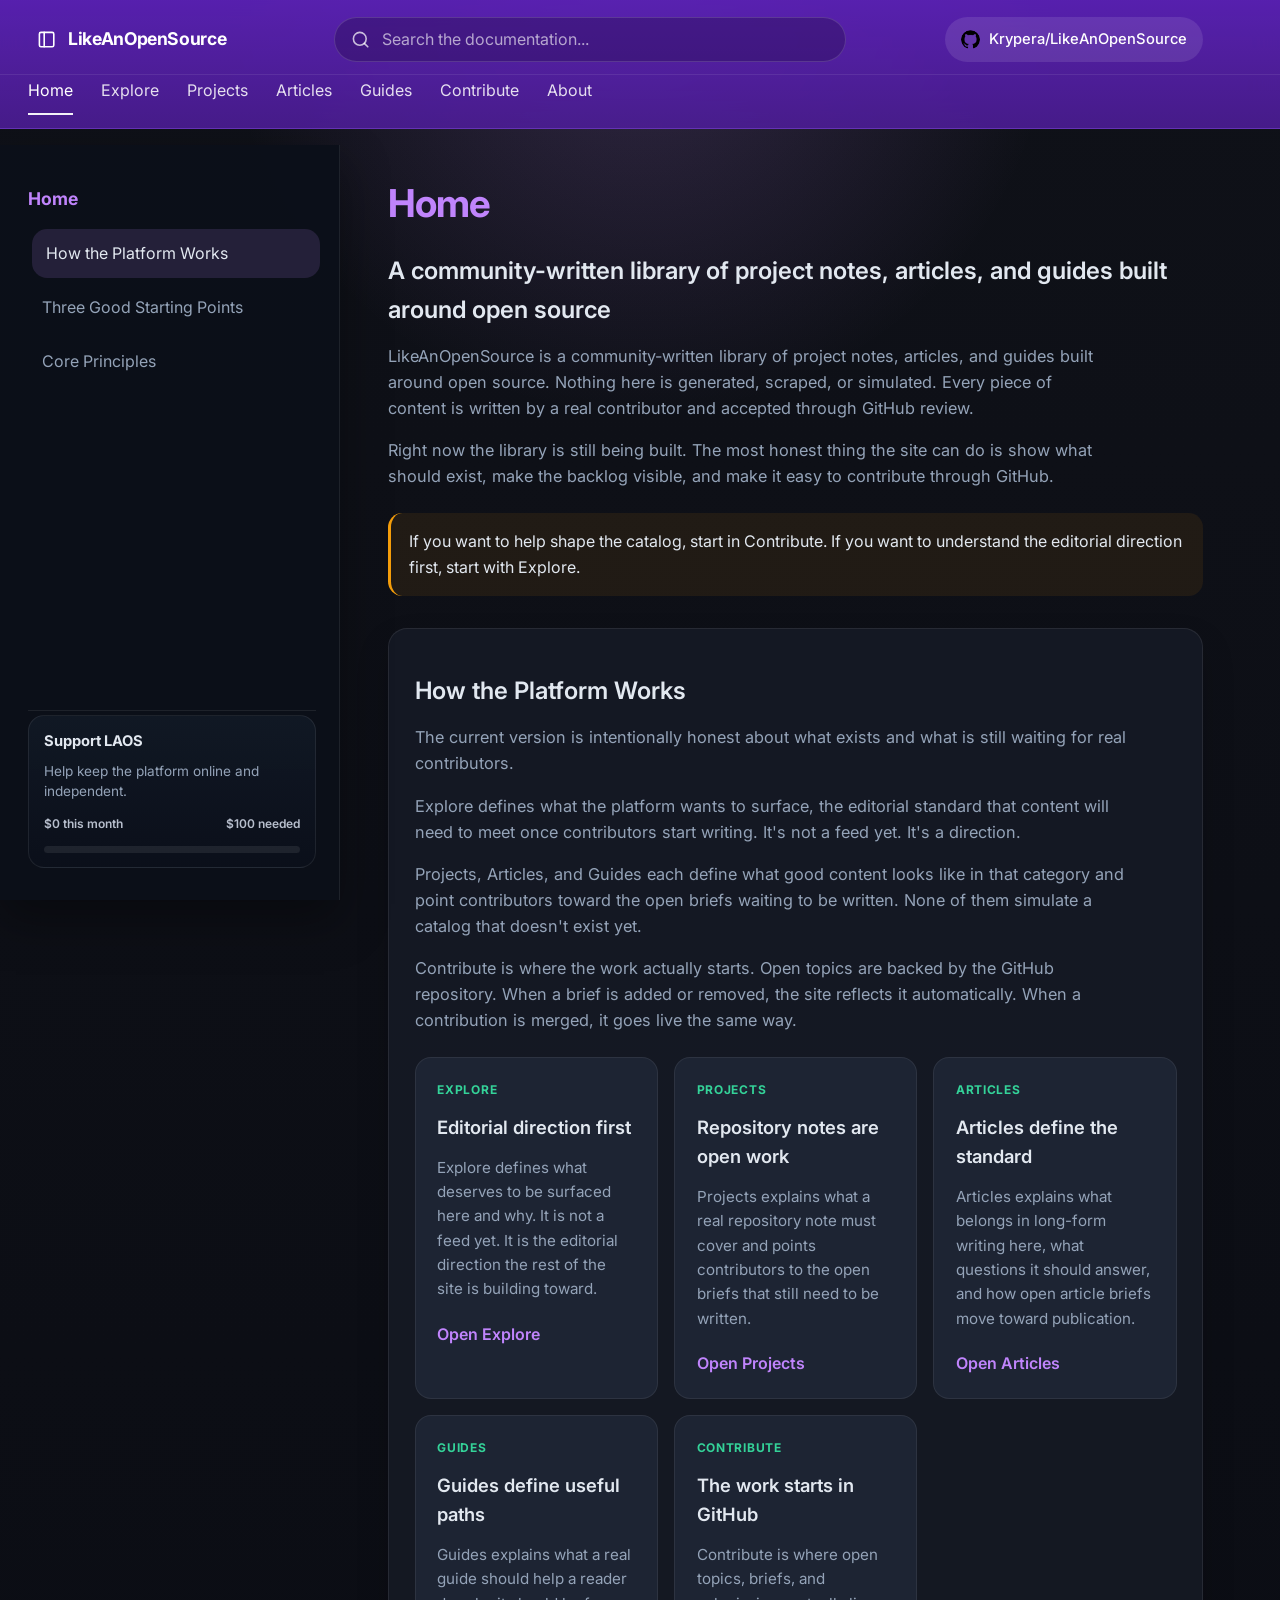
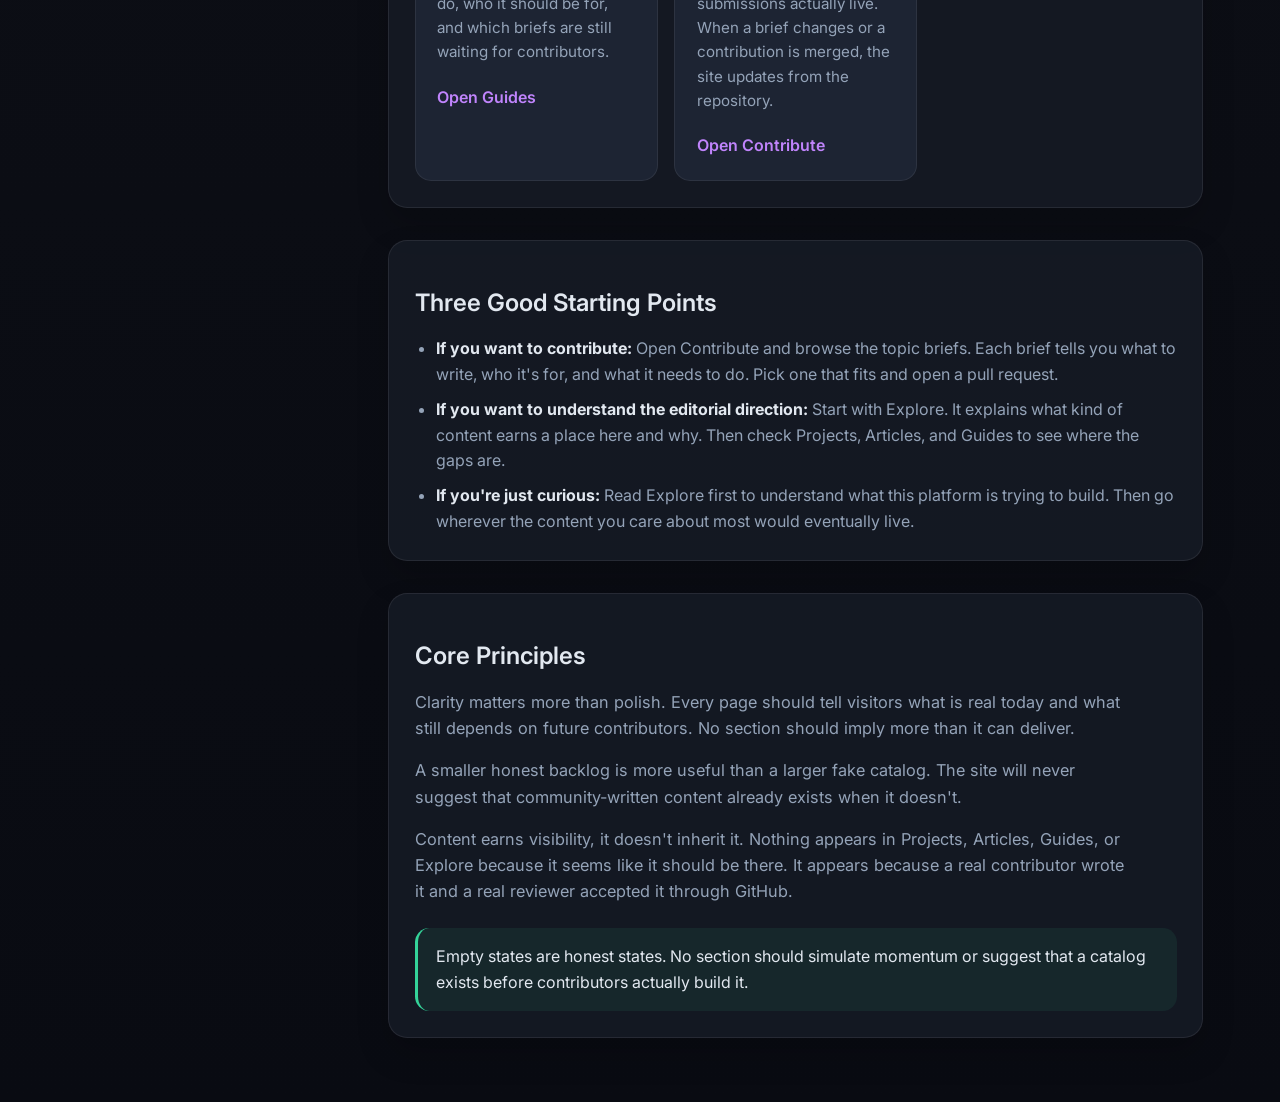
<file: index.html>
<!DOCTYPE html>
<html lang="en">
<head>
    <meta charset="UTF-8">
    <meta name="viewport" content="width=device-width, initial-scale=1.0">
    <meta name="description" content="LikeAnOpenSource helps people explore open-source projects with clearer entry points, stronger technical context, and better contribution paths.">
    <meta name="application-name" content="LikeAnOpenSource">
    <meta name="apple-mobile-web-app-title" content="LikeAnOpenSource">
    <meta name="theme-color" content="#5f24d6">
    <meta name="color-scheme" content="dark">
    <meta name="format-detection" content="telephone=no">
    <meta name="robots" content="index,follow">
    <meta property="og:title" content="LikeAnOpenSource">
    <meta property="og:description" content="Explore open-source projects with clearer entry points, stronger technical context, and better contribution paths.">
    <meta property="og:type" content="website">
    <meta property="og:site_name" content="LikeAnOpenSource">
    <meta property="og:locale" content="en_US">
    <meta property="og:url" content="https://likeanopensource.com/">
    <meta name="twitter:card" content="summary">
    <meta name="twitter:title" content="LikeAnOpenSource">
    <meta name="twitter:description" content="Explore open-source projects with clearer entry points, stronger technical context, and better contribution paths.">
    <title>LikeAnOpenSource - Documentation and Discovery Platform</title>
    <link rel="canonical" href="https://likeanopensource.com/">
    <link rel="icon" href="assets/favicon.svg" type="image/svg+xml">
    <link rel="manifest" href="site.webmanifest">
    <script type="application/ld+json">
        {
            "@context": "https://schema.org",
            "@type": "WebSite",
            "name": "LikeAnOpenSource",
            "url": "https://likeanopensource.com/",
            "description": "Explore open-source projects with clearer entry points, stronger technical context, and better contribution paths.",
            "publisher": {
                "@type": "Organization",
                "name": "LikeAnOpenSource"
            },
            "potentialAction": {
                "@type": "SearchAction",
                "target": "https://likeanopensource.com/?q={search_term_string}",
                "query-input": "required name=search_term_string"
            },
            "sameAs": [
                "https://github.com/Krypera/LikeAnOpenSource"
            ]
        }
    </script>
    <link rel="preconnect" href="https://fonts.googleapis.com">
    <link rel="preconnect" href="https://fonts.gstatic.com" crossorigin>
    <script>
        (() => {
            const root = document.documentElement;
            root.classList.add("app-hydrating");
            window.__laosHydrationComplete = false;

            window.setTimeout(() => {
                if (!window.__laosHydrationComplete) {
                    root.classList.remove("app-hydrating");
                }
            }, 4000);
        })();
    </script>
    <style>
        html.app-hydrating #sidebar-menus,
        html.app-hydrating #sidebar-footer,
        html.app-hydrating #content-sections {
            opacity: 0;
            visibility: hidden;
        }
    </style>
    <link rel="stylesheet" href="style.css">
    <link href="https://fonts.googleapis.com/css2?family=Inter:wght@400;500;600;700&display=swap" rel="stylesheet">
</head>
<body>
    <noscript>
        <style>
            #sidebar-menus,
            #sidebar-footer,
            #content-sections {
                display: block !important;
                opacity: 1 !important;
                visibility: visible !important;
            }
        </style>
    </noscript>

    <header class="site-header">
        <div class="header-content">
            <div class="header-start">
                <button type="button" class="menu-toggle" id="menu-toggle" aria-controls="sidebar" aria-expanded="false" aria-label="Open sidebar navigation">
                    <svg class="menu-toggle-icon" viewBox="0 0 24 24" fill="none" stroke="currentColor" stroke-width="2" stroke-linecap="round" stroke-linejoin="round" aria-hidden="true">
                        <line x1="4" y1="7" x2="20" y2="7"></line>
                        <line x1="4" y1="12" x2="20" y2="12"></line>
                        <line x1="4" y1="17" x2="20" y2="17"></line>
                    </svg>
                </button>

                <a href="#content-home" class="logo-area" id="logo-link" aria-label="Return to the LikeAnOpenSource homepage">
                    <svg class="logo-icon" viewBox="0 0 24 24" fill="none" stroke="currentColor" stroke-width="2" stroke-linecap="round" stroke-linejoin="round" aria-hidden="true">
                        <rect x="3" y="3" width="18" height="18" rx="2" ry="2"></rect>
                        <line x1="9" y1="3" x2="9" y2="21"></line>
                    </svg>
                    <span class="site-name">LikeAnOpenSource</span>
                </a>
            </div>

            <div class="search-area">
                <label class="search-bar" for="site-search">
                    <svg class="search-icon" viewBox="0 0 24 24" fill="none" stroke="currentColor" stroke-width="2" stroke-linecap="round" stroke-linejoin="round" aria-hidden="true">
                        <circle cx="11" cy="11" r="8"></circle>
                        <line x1="21" y1="21" x2="16.65" y2="16.65"></line>
                    </svg>
                    <span class="sr-only">Search the documentation</span>
                    <input id="site-search" type="search" placeholder="Search the documentation..." autocomplete="off" aria-describedby="search-status">
                </label>
                <p class="search-status" id="search-status" role="status" aria-live="polite">Preparing content.</p>
            </div>

            <div class="user-area">
                <a href="https://github.com/Krypera/LikeAnOpenSource" target="_blank" rel="noopener noreferrer" class="repo-link" aria-label="Open LikeAnOpenSource on GitHub">
                    <img class="repo-icon repo-icon-image" src="25231.png" alt="" aria-hidden="true">
                    <span>Krypera/LikeAnOpenSource</span>
                </a>
            </div>
        </div>

        <nav class="header-nav" aria-label="Primary navigation">
            <a href="#content-home" data-menu="home" aria-controls="content-home">Home</a>
            <a href="#content-explore" data-menu="explore" aria-controls="content-explore">Explore</a>
            <a href="#content-projects" data-menu="projects" aria-controls="content-projects">Projects</a>
            <a href="#content-articles" data-menu="articles" aria-controls="content-articles">Articles</a>
            <a href="#content-guides" data-menu="guides" aria-controls="content-guides">Guides</a>
            <a href="#content-contribute" data-menu="contribute" aria-controls="content-contribute">Contribute</a>
            <a href="#content-about" data-menu="about" aria-controls="content-about">About</a>
        </nav>
    </header>

    <div class="sidebar-backdrop" id="sidebar-backdrop" hidden></div>

    <aside id="sidebar" class="sidebar" aria-label="Section navigation">
        <div class="sidebar-mobile-header">
            <p class="sidebar-overline">Navigation</p>
            <button type="button" class="sidebar-close" id="sidebar-close" aria-label="Close sidebar navigation">
                <svg class="sidebar-close-icon" viewBox="0 0 24 24" fill="none" stroke="currentColor" stroke-width="2" stroke-linecap="round" stroke-linejoin="round" aria-hidden="true">
                    <line x1="18" y1="6" x2="6" y2="18"></line>
                    <line x1="6" y1="6" x2="18" y2="18"></line>
                </svg>
            </button>
        </div>

        <div id="sidebar-menus" style="display: none;">
            <div class="sidebar-menu active" id="menu-home" data-menu="home">
                <h2 class="sidebar-title">Loading</h2>
                <ul class="sidebar-list">
                    <li><a href="#shell-loading">Preparing content</a></li>
                </ul>
            </div>
        </div>
        <div id="sidebar-footer" style="display: none;"></div>
    </aside>

    <main id="main-content" class="main-content">
        <noscript>
            <div class="callout warning">
                <p>JavaScript is required to render the latest repository-backed content model.</p>
            </div>
        </noscript>

        <div class="search-empty" id="search-empty" hidden>
            <p class="search-empty-title">No matching section was found for your search.</p>
            <p class="search-empty-text">Try a broader keyword or switch to another main section.</p>
        </div>

        <section class="search-results" id="search-results" hidden aria-label="Search results">
            <div class="search-results-head">
                <p class="search-results-title">Search Results</p>
                <p class="search-results-summary" id="search-results-summary"></p>
            </div>
            <div class="search-results-list" id="search-results-list"></div>
        </section>

        <div class="data-source-banner" id="content-source-banner" hidden></div>

        <div id="content-sections" style="display: none;">
            <section id="content-home" class="content-section active" data-title="Home" tabindex="-1">
                <h1 class="doc-title">LikeAnOpenSource</h1>
                <p class="doc-subtitle">Loading the current content model</p>
                <p class="doc-text">The application shell is ready. Section content will be rendered from the repository manifest as soon as the data layer finishes loading.</p>

                <div id="shell-loading" class="doc-section">
                    <h2 class="doc-subtitle">Loading State</h2>
                    <p class="doc-text">The page first tries the same-origin manifest, then GitHub Raw, then the embedded manifest bundled into this file, and finally browser cache.</p>
                    <div class="callout">
                        <p>The large inline HTML fallback has been replaced with a smaller shell so the UI can stay closer to one content source.</p>
                    </div>
                </div>
            </section>
        </div>
    </main>

    <!-- EMBEDDED_MANIFEST_START -->
<script id="embedded-manifest" type="application/json">
{
    "meta": {
        "version": 2,
        "generatedAt": "2026-04-16",
        "repository": {
            "owner": "Krypera",
            "name": "LikeAnOpenSource",
            "branch": "main"
        }
    },
    "site": {
        "name": "LikeAnOpenSource",
        "repositoryUrl": "https://github.com/Krypera/LikeAnOpenSource"
    },
    "funding": {
        "enabled": true,
        "sidebarLabel": "Support LAOS",
        "sidebarCaption": "Help keep the platform online and independent.",
        "reportingMonth": "April 2026",
        "monthlyRaisedUsd": 0,
        "noAds": [
            "LAOS doesn't run ads. It doesn't take sponsorships. It doesn't sell placement in the project catalog or the backlog.",
            "That's a choice, not an oversight. A platform that evaluates open source projects honestly can't also accept money from the people whose projects it evaluates. The editorial independence is the product. Ads would compromise it.",
            "The alternative is direct support from the people who find the platform useful. If LAOS helps you, you can help keep it running."
        ],
        "why": [
            "Every dollar raised goes toward the recurring cost of keeping the platform online and independent. No salaries, no growth spend, no infrastructure bloat. The expenses are listed below exactly as they are: hosting, domain, tooling. That's it.",
            "Support also gives the project room to grow the backlog, improve contributor tooling, and publish better content over time without needing to answer to anyone but the community."
        ],
        "expenses": [
            {
                "label": "Hosting and bandwidth",
                "monthlyUsd": 35,
                "note": "Static site delivery, asset traffic, and uptime monitoring."
            },
            {
                "label": "Domain and basic operations",
                "monthlyUsd": 15,
                "note": "Domain renewal, DNS, and small operational services."
            },
            {
                "label": "Tooling and QA",
                "monthlyUsd": 50,
                "note": "Validation, testing, and editorial workflow tooling."
            }
        ],
        "walletHelp": [
            "Crypto wallet addresses are managed directly in the repository and published here as they become available. Until an address is confirmed and live in the repo, it won't appear on this page. No placeholders, no coming soon cards, just the addresses that are actually ready to receive.",
            "Addresses will appear here as soon as they are ready."
        ],
        "wallets": [],
        "disclaimer": "These figures are working monthly estimates based on current recurring expenses. They will be updated in the repository as costs change. If the numbers here don't match what you'd expect, open an issue or a pull request."
    },
    "sections": {
        "home": {
            "title": "Home",
            "subtitle": "A community-written library of project notes, articles, and guides built around open source",
            "intro": [
                "LikeAnOpenSource is a community-written library of project notes, articles, and guides built around open source. Nothing here is generated, scraped, or simulated. Every piece of content is written by a real contributor and accepted through GitHub review.",
                "Right now the library is still being built. The most honest thing the site can do is show what should exist, make the backlog visible, and make it easy to contribute through GitHub."
            ],
            "callout": {
                "tone": "default",
                "text": "If you want to help shape the catalog, start in Contribute. If you want to understand the editorial direction first, start with Explore."
            },
            "groups": [
                {
                    "id": "home-overview",
                    "title": "How the Platform Works",
                    "intro": [
                        "The current version is intentionally honest about what exists and what is still waiting for real contributors.",
                        "Explore defines what the platform wants to surface, the editorial standard that content will need to meet once contributors start writing. It's not a feed yet. It's a direction.",
                        "Projects, Articles, and Guides each define what good content looks like in that category and point contributors toward the open briefs waiting to be written. None of them simulate a catalog that doesn't exist yet.",
                        "Contribute is where the work actually starts. Open topics are backed by the GitHub repository. When a brief is added or removed, the site reflects it automatically. When a contribution is merged, it goes live the same way."
                    ],
                    "blocks": [
                        {
                            "type": "cards",
                            "items": [
                                {
                                    "tag": "Explore",
                                    "title": "Editorial direction first",
                                    "description": "Explore defines what deserves to be surfaced here and why. It is not a feed yet. It is the editorial direction the rest of the site is building toward.",
                                    "href": "#content-explore",
                                    "linkLabel": "Open Explore",
                                    "external": false
                                },
                                {
                                    "tag": "Projects",
                                    "title": "Repository notes are open work",
                                    "description": "Projects explains what a real repository note must cover and points contributors to the open briefs that still need to be written.",
                                    "href": "#content-projects",
                                    "linkLabel": "Open Projects",
                                    "external": false
                                },
                                {
                                    "tag": "Articles",
                                    "title": "Articles define the standard",
                                    "description": "Articles explains what belongs in long-form writing here, what questions it should answer, and how open article briefs move toward publication.",
                                    "href": "#content-articles",
                                    "linkLabel": "Open Articles",
                                    "external": false
                                },
                                {
                                    "tag": "Guides",
                                    "title": "Guides define useful paths",
                                    "description": "Guides explains what a real guide should help a reader do, who it should be for, and which briefs are still waiting for contributors.",
                                    "href": "#content-guides",
                                    "linkLabel": "Open Guides",
                                    "external": false
                                },
                                {
                                    "tag": "Contribute",
                                    "title": "The work starts in GitHub",
                                    "description": "Contribute is where open topics, briefs, and submissions actually live. When a brief changes or a contribution is merged, the site updates from the repository.",
                                    "href": "#content-contribute",
                                    "linkLabel": "Open Contribute",
                                    "external": false
                                }
                            ]
                        }
                    ]
                },
                {
                    "id": "home-starting-points",
                    "title": "Three Good Starting Points",
                    "blocks": [
                        {
                            "type": "list",
                            "items": [
                                {
                                    "label": "If you want to contribute",
                                    "text": "Open Contribute and browse the topic briefs. Each brief tells you what to write, who it's for, and what it needs to do. Pick one that fits and open a pull request."
                                },
                                {
                                    "label": "If you want to understand the editorial direction",
                                    "text": "Start with Explore. It explains what kind of content earns a place here and why. Then check Projects, Articles, and Guides to see where the gaps are."
                                },
                                {
                                    "label": "If you're just curious",
                                    "text": "Read Explore first to understand what this platform is trying to build. Then go wherever the content you care about most would eventually live."
                                }
                            ]
                        }
                    ]
                },
                {
                    "id": "home-principles",
                    "title": "Core Principles",
                    "blocks": [
                        {
                            "type": "paragraphs",
                            "items": [
                                "Clarity matters more than polish. Every page should tell visitors what is real today and what still depends on future contributors. No section should imply more than it can deliver.",
                                "A smaller honest backlog is more useful than a larger fake catalog. The site will never suggest that community-written content already exists when it doesn't.",
                                "Content earns visibility, it doesn't inherit it. Nothing appears in Projects, Articles, Guides, or Explore because it seems like it should be there. It appears because a real contributor wrote it and a real reviewer accepted it through GitHub."
                            ]
                        },
                        {
                            "type": "callout",
                            "tone": "warning",
                            "text": "Empty states are honest states. No section should simulate momentum or suggest that a catalog exists before contributors actually build it."
                        }
                    ]
                }
            ]
        },
        "explore": {
            "title": "Explore",
            "subtitle": "Why discovery matters here, what deserves to be surfaced, and what still needs to be written",
            "intro": [
                "Explore is not here to answer what is popular. It is here to answer what is actually worth your time.",
                "Until the site has enough reviewed notes and articles to fill this space honestly, Explore explains what it is building toward and points contributors to the backlog that can make it real."
            ],
            "groups": [
                {
                    "id": "explore-purpose",
                    "title": "Why Explore Exists",
                    "blocks": [
                        {
                            "type": "paragraphs",
                            "items": [
                                "Most discovery tools answer one question: what's popular? Explore exists to answer a different one: what's actually worth your time?",
                                "A useful discovery layer does more than surface trending repositories. It helps someone understand why a project matters, how realistic it is to adopt, and what they'll walk away knowing. That kind of content has to be written. It can't be generated from star counts or download numbers.",
                                "Until LAOS has enough community-written notes and articles to fill this space honestly, Explore describes what it's building toward and sends contributors to the backlog that can make it real."
                            ]
                        }
                    ]
                },
                {
                    "id": "explore-selection-criteria",
                    "title": "What Deserves To Be Surfaced",
                    "blocks": [
                        {
                            "type": "list",
                            "items": [
                                {
                                    "label": "It makes onboarding legible",
                                    "text": "A reader should understand what a project or topic is, how to start, and what it will actually ask of them before they commit to anything."
                                },
                                {
                                    "label": "It shows maintenance signals",
                                    "text": "A useful piece should address stewardship: issue hygiene, release rhythm, documentation upkeep, and maintainer responsiveness. These signals tell a reader whether the project is alive and worth investing in."
                                },
                                {
                                    "label": "It teaches something transferable",
                                    "text": "The goal is not to praise a tool. It's to leave the reader with something reusable: a pattern, a decision framework, or a way of evaluating similar things in the future."
                                },
                                {
                                    "label": "It states tradeoffs honestly",
                                    "text": "If something is powerful but complex, niche but valuable, or promising but unmaintained, the writing should say so directly. Useful discovery reduces hesitation by naming friction clearly, not by hiding it."
                                },
                                {
                                    "label": "It makes the next step obvious",
                                    "text": "Good content ends with the reader knowing exactly what to do next, whether that's opening a repository, reading a related article, or deciding something isn't right for them."
                                }
                            ]
                        },
                        {
                            "type": "callout",
                            "tone": "default",
                            "text": "Nothing is featured here until a real contributor has written it and a real reviewer has accepted it."
                        }
                    ]
                },
                {
                    "id": "explore-what-it-will-not-do",
                    "title": "What Explore Will Not Do",
                    "blocks": [
                        {
                            "type": "paragraphs",
                            "items": [
                                "Explore will not rank projects by popularity. A repository with ten thousand stars is not automatically more useful than one with two hundred. What matters is whether someone took the time to evaluate it honestly.",
                                "It will not surface content that hasn't been reviewed. There's no automated feed, no scraping, and no algorithm pulling in repositories because they're trending. Everything here goes through the same GitHub review process as everything else on the platform.",
                                "It will not pretend the catalog is full when it isn't. If a category is empty, it says so. If a topic hasn't been covered yet, it points to the backlog instead of filling the space with placeholder content that helps no one."
                            ]
                        }
                    ]
                },
                {
                    "id": "explore-what-needs-writing",
                    "title": "What Needs To Be Written Next",
                    "blocks": [
                        {
                            "type": "paragraphs",
                            "items": [
                                "The backlog in Contribute is the single source of truth for open topics across Projects, Articles, and Guides.",
                                "Browse the briefs, find something that fits, and open a pull request. Every piece of content that gets written and accepted will eventually find its place here.",
                                "If you're not sure where to start, the Contribute section has the full workflow."
                            ]
                        },
                        {
                            "type": "cards",
                            "items": [
                                {
                                    "tag": "Projects",
                                    "title": "Repository notes we still need",
                                    "description": "Projects explains what a repository note must cover and points you to the briefs that can eventually fill Explore.",
                                    "href": "#projects-open-call",
                                    "linkLabel": "See project note needs",
                                    "external": false
                                },
                                {
                                    "tag": "Articles",
                                    "title": "Article topics waiting for real writers",
                                    "description": "Articles covers explainers, research pieces, statistics writing, and opinionated long-form work that still needs real contributors.",
                                    "href": "#articles-open-call",
                                    "linkLabel": "See article needs",
                                    "external": false
                                },
                                {
                                    "tag": "Guides",
                                    "title": "Guide briefs waiting for contributors",
                                    "description": "Guides explains the guide model and links into the open backlog for decision-oriented guide topics.",
                                    "href": "#guides-open-call",
                                    "linkLabel": "See guide needs",
                                    "external": false
                                },
                                {
                                    "tag": "Contribute",
                                    "title": "Browse the full backlog",
                                    "description": "Contribute is the single source of truth for open topic briefs across the whole site.",
                                    "href": "#content-contribute",
                                    "linkLabel": "Open the backlog",
                                    "external": false
                                }
                            ]
                        }
                    ]
                }
            ]
        },
        "projects": {
            "title": "Projects",
            "subtitle": "What repository notes should do and how they move from backlog to published evaluation",
            "intro": [
                "Repository notes should help a reader decide whether a project is worth their time.",
                "This section explains what belongs in the project catalog, what a strong repository note must do, and how contributors can add one through GitHub."
            ],
            "groups": [
                {
                    "id": "projects-status",
                    "title": "Current Status",
                    "blocks": [
                        {
                            "type": "paragraphs",
                            "items": [
                                "The project catalog is intentionally empty. Not because the platform isn't ready, but because nothing gets published here until someone writes a real repository note grounded in a real project, real evidence, and real editorial review.",
                                "When the first note is written and merged through GitHub review, it will appear here automatically.",
                                "Until then, this page does something more honest: it tells you what belongs here and how to put it there."
                            ]
                        },
                        {
                            "type": "callout",
                            "tone": "default",
                            "text": "Nothing is published in the project catalog until a contributor writes a real repository note and it passes GitHub review."
                        }
                    ]
                },
                {
                    "id": "projects-published-notes",
                    "title": "Published Repository Notes",
                    "intro": [
                        "Accepted repository notes will appear in this section automatically once real records are merged into `content/projects/index.json`.",
                        "Until then, this heading stays visible as an honest placeholder for the first published notes instead of a fake catalog."
                    ],
                    "blocks": [
                        {
                            "type": "record-sections",
                            "items": []
                        }
                    ]
                },
                {
                    "id": "projects-what-good-looks-like",
                    "title": "What A Project Note Must Cover",
                    "blocks": [
                        {
                            "type": "list",
                            "items": [
                                {
                                    "label": "Why the repository matters",
                                    "text": "Explain the problem it solves and who it actually helps. Not what the README claims, but what the project demonstrably does."
                                },
                                {
                                    "label": "The onboarding path",
                                    "text": "Walk through what a newcomer actually sees. Is the README clear? Is the setup realistic for someone who didn't write the code? Are contribution docs visible and usable? Follow it as if you're the first person arriving."
                                },
                                {
                                    "label": "The maintenance signal",
                                    "text": "Look at release rhythm, issue hygiene, how maintainers respond to pull requests, and how documentation is kept up to date. These signals tell a reader whether the project is alive and whether their contribution would matter."
                                },
                                {
                                    "label": "The learning value",
                                    "text": "Show what a reader can take away from this repository beyond a feature list. Name the patterns, decisions, or approaches that make it worth studying."
                                },
                                {
                                    "label": "The contribution reality",
                                    "text": "Be honest about how hard it is to contribute usefully. A project that claims to be beginner-friendly should be evaluated on whether that claim actually holds up."
                                }
                            ]
                        }
                    ]
                },
                {
                    "id": "projects-what-to-avoid",
                    "title": "What A Project Note Must Not Do",
                    "blocks": [
                        {
                            "type": "list",
                            "items": [
                                {
                                    "label": "It must not repeat the README",
                                    "text": "If the repository says it's \"blazing fast\" and \"easy to use,\" that's not information. That's marketing. A note that rephrases the project's own description adds nothing."
                                },
                                {
                                    "label": "It must not make unsupported claims",
                                    "text": "Every assessment needs to be traceable. If you say onboarding is smooth, show why. If you say maintenance is weak, point to something visible."
                                },
                                {
                                    "label": "It must not avoid a verdict",
                                    "text": "A note that describes everything but concludes nothing isn't useful. The reader should finish it knowing whether this project is worth their time and for whom."
                                },
                                {
                                    "label": "It must not be a feature list",
                                    "text": "Listing what a project does is not the same as evaluating it. Features are already on the project's own page."
                                }
                            ]
                        }
                    ]
                },
                {
                    "id": "projects-open-call",
                    "title": "Where To Start",
                    "blocks": [
                        {
                            "type": "paragraphs",
                            "items": [
                                "Open the backlog and look for briefs tagged `Project Topic`.",
                                "Each brief tells you which repository to evaluate, who the intended reader is, what the note needs to demonstrate, and what it should avoid. Read the brief before you start. It exists to keep the note focused.",
                                "When your note is ready, open a pull request. The community reviews it, moderators decide, and if it's accepted it goes live automatically.",
                                "If you want to understand how a topic moves from backlog to published note, the Contribute section has the full workflow."
                            ]
                        },
                        {
                            "type": "cards",
                            "items": [
                                {
                                    "tag": "Backlog",
                                    "title": "Browse open project topics",
                                    "description": "Open the backlog and look for briefs tagged `Project Topic` if you want to evaluate a repository through a real note instead of a surface-level summary.",
                                    "href": "#contribute-open-topics",
                                    "linkLabel": "Open project backlog",
                                    "external": false
                                },
                                {
                                    "tag": "Workflow",
                                    "title": "See how topics become published notes",
                                    "description": "The Contribute section explains how a project topic moves from backlog brief to accepted public content through GitHub review.",
                                    "href": "#contribute-how-it-works",
                                    "linkLabel": "Open the workflow",
                                    "external": false
                                }
                            ]
                        }
                    ]
                }
            ]
        },
        "articles": {
            "title": "Articles",
            "subtitle": "What articles are for, what they can cover, and how they move through GitHub",
            "intro": [
                "An article should leave the reader with a clearer mental model, a sharper question, or a perspective they had not considered before.",
                "This section explains what counts as an article on LAOS, what kinds of articles belong here, and how article submissions move from brief to published content."
            ],
            "groups": [
                {
                    "id": "articles-purpose",
                    "title": "What an Article Is (and Isn't)",
                    "blocks": [
                        {
                            "type": "paragraphs",
                            "items": [
                                "An article is not a guide. The difference matters.",
                                "A guide moves a specific reader through a decision or a task. It has a starting point and an endpoint. The reader finishes it able to do something they couldn't do before.",
                                "An article does something different. It explains, examines, or argues. It might surface research, document how an ecosystem works, or take a position on something worth debating. The reader finishes it with a clearer mental model, a sharper question, or a perspective they hadn't considered.",
                                "Both formats have value. Neither replaces the other. If what you're writing ends with a recommendation for a specific reader in a specific situation, it might belong in Guides. If it ends with understanding, evidence, or a defensible point of view, it belongs here."
                            ]
                        }
                    ]
                },
                {
                    "id": "articles-coverage",
                    "title": "What an Article Can Cover",
                    "blocks": [
                        {
                            "type": "paragraphs",
                            "items": [
                                "Articles on this site don't follow a single template. There are several kinds worth writing, and each one earns its place differently.",
                                "Some articles explain a concept. They help a reader understand a subject, system, or idea without flattening the details that actually matter. A good explainer doesn't simplify for the sake of accessibility. It finds the level where the reader can think clearly about the topic.",
                                "Some articles surface research or statistics. They gather evidence, numbers, or patterns from the field and explain why they matter in practice. The value isn't the data itself. It's the interpretation that helps a reader use it.",
                                "Some articles document an ecosystem or workflow. They map how a space works, where the friction lives, and what a newcomer should notice first. These pieces are useful precisely because they're hard to find elsewhere.",
                                "Some articles take a defensible position. Opinionated writing is welcome here when the reasoning is visible and the claims are grounded. An argument backed by evidence is more useful than a survey that won't commit to a conclusion.",
                                "Every article, regardless of type, should make its intended audience obvious from the start and leave the reader with something more usable than they had before."
                            ]
                        }
                    ]
                },
                {
                    "id": "articles-published-library",
                    "title": "Published Articles",
                    "intro": [
                        "Reviewed long-form writing will appear here automatically once accepted article records are added to `content/articles/index.json`.",
                        "Until that happens, this stays an honest empty library instead of a seeded reading room."
                    ],
                    "blocks": [
                        {
                            "type": "record-sections",
                            "items": []
                        }
                    ]
                },
                {
                    "id": "articles-writing-rules",
                    "title": "Article Writing Rules",
                    "blocks": [
                        {
                            "type": "list",
                            "items": [
                                {
                                    "label": "Name the reader",
                                    "text": "Before you write anything, you should be able to say exactly who this article is for and what they're trying to figure out. \"Developers\" is not a reader. A developer evaluating a repository before adopting it is."
                                },
                                {
                                    "label": "Earn your claims",
                                    "text": "If you say something is common, show where. If you say something matters, explain why and for whom. Assertions without grounding don't belong here. Neither does confident-sounding language that doesn't actually say anything."
                                },
                                {
                                    "label": "Respect the brief",
                                    "text": "Every open article topic has a brief. It sets the frame: the question the article should answer, the evidence it should rely on, what it should avoid. You can bring your own voice and structure. The core purpose doesn't drift."
                                },
                                {
                                    "label": "Stop when you're done",
                                    "text": "A longer article is not a more serious one. If the reader has what they need, the article is finished. Padding, vague transitions, and summary conclusions that restate what was just said all work against the reader."
                                }
                            ]
                        }
                    ]
                },
                {
                    "id": "articles-contribution-model",
                    "title": "Article Contribution Model",
                    "blocks": [
                        {
                            "type": "paragraphs",
                            "items": [
                                "Articles follow the same model as everything else on this site: GitHub is the source of truth.",
                                "If you want to write an article, open a pull request. No prior claim needed. No announcement required. Write it, submit it, let the community see it.",
                                "Every open article topic has a brief. Read it before you start. The brief tells you what question the article should answer, who it's written for, what kind of evidence or reasoning it should rely on, and what it should avoid. It's not a template. It's a frame.",
                                "If your article fits, it gets merged and published automatically. If it doesn't, the feedback is public and specific. You'll know exactly what to fix and why.",
                                "If you want to propose a topic that doesn't exist in the backlog yet, the process is the same: open a pull request with a brief of your own. If the topic belongs here, it gets added and becomes available to any contributor."
                            ]
                        }
                    ]
                },
                {
                    "id": "articles-open-call",
                    "title": "Where To Start",
                    "blocks": [
                        {
                            "type": "paragraphs",
                            "items": [
                                "Start with the open topics in the Backlog.",
                                "Each topic has a brief. Read it. If the topic fits your knowledge and the brief makes sense to you, write the article and open a pull request.",
                                "If nothing in the backlog fits, propose a new topic. A pull request with a brief is enough. If it belongs here, it gets added.",
                                "You don't need permission to start writing. You need a topic, a brief, and something honest to say."
                            ]
                        },
                        {
                            "type": "cards",
                            "items": [
                                {
                                    "tag": "Backlog",
                                    "title": "Browse open article topics",
                                    "description": "Open the backlog and look for briefs tagged `Article Topic` if you want to write an article with a real question, real evidence, or a defensible point of view.",
                                    "href": "#contribute-open-topics",
                                    "linkLabel": "Open article backlog",
                                    "external": false
                                },
                                {
                                    "tag": "Workflow",
                                    "title": "Understand the publish path",
                                    "description": "The Contribute workflow explains how an article brief becomes published public writing through GitHub.",
                                    "href": "#contribute-how-it-works",
                                    "linkLabel": "Open the workflow",
                                    "external": false
                                }
                            ]
                        }
                    ]
                }
            ]
        },
        "guides": {
            "title": "Guides",
            "subtitle": "What guides are for, who they are for, and how they move through GitHub",
            "intro": [
                "A guide should help a specific reader reach a specific outcome.",
                "This section explains what counts as a guide on LAOS, who it is for, and how guide submissions move from brief to published content."
            ],
            "groups": [
                {
                    "id": "guides-purpose",
                    "title": "What a Guide Is (and Isn't)",
                    "blocks": [
                        {
                            "type": "paragraphs",
                            "items": [
                                "A guide is not an article. The difference matters.",
                                "An article explains or analyzes. It might argue a point, describe a pattern, or examine a tradeoff. The reader leaves with better understanding.",
                                "A guide moves someone through a process or a decision. It starts from a specific starting point and ends at a specific outcome. The reader leaves able to do something or decide something they couldn't before.",
                                "If your draft explains how documentation platforms differ in general, it might be an article. If it tells a specific team which platform to choose given their size, their authoring habits, and their maintenance capacity, it's a guide.",
                                "The distinction isn't about length or format. It's about what the reader can do when they close the tab.",
                                "When in doubt, look at the brief. It says which one the topic needs."
                            ]
                        }
                    ]
                },
                {
                    "id": "guides-audience",
                    "title": "Who Guides Are Written For",
                    "blocks": [
                        {
                            "type": "paragraphs",
                            "items": [
                                "Every guide on this site is written for a specific reader, not for a general audience.",
                                "\"Developers\" is not an audience. \"A developer making their first open-source contribution and not sure where to start\" is.",
                                "This matters because vague audiences produce vague guides. When you don't know who you're writing for, you end up covering everything and helping no one. The guide becomes a survey of the topic instead of a path through it.",
                                "Before you start writing, read the brief and find the person it describes. What do they already know? What are they trying to do? What would make this guide useful to them versus just interesting?",
                                "Write for that person. Not for the broadest possible reader. Not for yourself. For the person who will open this guide with a real problem and need a real answer before they close the tab."
                            ]
                        }
                    ]
                },
                {
                    "id": "guides-writing-model",
                    "title": "Guide Contribution Model",
                    "blocks": [
                        {
                            "type": "markdown-inline",
                            "content": "# Guide contribution model\n\nGuides follow the same model as everything else on this site: GitHub is the source of truth.\n\n## How guide submissions work\n\nIf you want to write a guide, open a pull request. No prior claim needed. No announcement required. Write it, submit it, let the community see it.\n\nEvery open guide topic has a brief. Read it before you start. The brief isn't a content template or a rigid checklist. It sets the frame: who the reader is, what they should be able to do after reading, and what the guide should avoid. It's there to make sure you're writing the right thing for the right person, not just filling a topic slot.\n\nIf your guide fits, it gets merged and published automatically. If it doesn't, the feedback is public and specific. You'll know exactly what to fix and why.\n\n## When more than one draft exists\n\nTwo people can submit guides for the same topic. The better one moves forward, or both get reviewed and the community works it out.\n\nThat's not a flaw in the system. That's the system working.\n\n## Proposing a new guide topic\n\nIf you want to propose a topic that doesn't exist in the backlog yet, the process is the same: open a pull request with a brief of your own.\n\nIf the topic belongs here, it gets added and becomes available to any contributor.\n",
                            "sourcePath": "content/guides/guide-contribution-model.md",
                            "skipTitle": true
                        }
                    ]
                },
                {
                    "id": "guides-writing-rules",
                    "title": "Guide Writing Rules",
                    "blocks": [
                        {
                            "type": "markdown-inline",
                            "content": "# Guide writing rules\n\nEvery guide on this site follows four rules. They apply to every submission without exception.\n\n## Have a real outcome\n\nNot \"the reader will understand X.\" The reader will be able to do X, or choose between X and Y, under specific conditions.\n\nIf you can't name the outcome in one sentence, the guide isn't ready to be written yet.\n\n## Earn your claims\n\nIf you say a tool is easier to maintain, show why and for whom. If you say a process is faster, say under what conditions.\n\nAssertions without evidence don't belong here, and marketing language dressed up as analysis doesn't either.\n\n## Respect the brief\n\nOpen topics exist for a reason. The brief tells you who the guide is for and what it needs to accomplish.\n\nYou can bring your own voice and your own structure. The core purpose doesn't drift.\n\n## Stop when you're done\n\nLong doesn't mean thorough. If the reader has what they need, the guide is finished.\n\nPadding, vague transitions, and motivational closings all work against the reader. Say what needs to be said and stop.\n",
                            "sourcePath": "content/guides/guide-writing-rules.md",
                            "skipTitle": true
                        }
                    ]
                },
                {
                    "id": "guides-open-call",
                    "title": "Where To Start",
                    "blocks": [
                        {
                            "type": "paragraphs",
                            "items": [
                                "Start with the open topics in the Backlog.",
                                "Each topic has a brief. Read it. If the topic fits your knowledge and the brief makes sense to you, write the guide and open a pull request.",
                                "If nothing in the backlog fits, propose a new topic. A pull request with a brief is enough. If it belongs here, it gets added.",
                                "You don't need permission to start writing. You need a topic, a brief, and something honest to say."
                            ]
                        },
                        {
                            "type": "cards",
                            "items": [
                                {
                                    "tag": "Backlog",
                                    "title": "Browse open guide topics",
                                    "description": "Open the backlog and look for briefs tagged `Guide Topic` if you want to write a guide that solves a real reader problem.",
                                    "href": "#contribute-open-topics",
                                    "linkLabel": "Open guide backlog",
                                    "external": false
                                },
                                {
                                    "tag": "Workflow",
                                    "title": "See how guide submissions move",
                                    "description": "The Contribute workflow explains how a guide brief becomes published guide content through GitHub review.",
                                    "href": "#contribute-how-it-works",
                                    "linkLabel": "Open the workflow",
                                    "external": false
                                }
                            ]
                        }
                    ]
                }
            ]
        },
        "contribute": {
            "title": "Contribute",
            "subtitle": "Public backlog for content briefs and repository-based submissions",
            "intro": [
                "This section shows what content still needs to be written and how contributions move through the repository.",
                "If a topic or project change disappears from the repository, it disappears from the site. If a new one is merged, it shows up here automatically."
            ],
            "callout": {
                "tone": "default",
                "text": "There is no submission form. GitHub pull requests are the only source of truth for topic visibility, project additions, and published content."
            },
            "groups": [
                {
                    "id": "contribute-overview",
                    "title": "What This Backlog Is",
                    "blocks": [
                        {
                            "type": "paragraphs",
                            "items": [
                                "This is the content backlog for LikeAnOpenSource. It's not a list of bugs or product tasks. Those live elsewhere.",
                                "This backlog exists for one thing: tracking content that should exist but doesn't yet. Project notes that haven't been written. Articles that haven't been started. Guides that are still just an idea.",
                                "If you're looking for something to contribute, this is where you start."
                            ]
                        }
                    ]
                },
                {
                    "id": "contribute-open-topics",
                    "title": "Open Topics",
                    "intro": [
                        "Open Topics are the content pieces currently waiting to be written.",
                        "Each one represents a gap, something the community has decided is worth covering but hasn't covered yet. Browse the list, find something that fits your knowledge or interest, and check its brief before you start.",
                        "Nothing here is assigned. Everything is available."
                    ],
                    "blocks": [
                        {
                            "type": "cards",
                            "items": [
                                {
                                    "tag": "Guide Topic",
                                    "title": "Compare documentation platforms for small teams",
                                    "description": "Write a decision-oriented guide that helps a small team compare documentation platforms through real tradeoffs, authoring needs, and maintenance cost.",
                                    "details": [
                                        {
                                            "label": "Format",
                                            "text": "Guide"
                                        },
                                        {
                                            "label": "Audience",
                                            "text": "Small engineering teams"
                                        },
                                        {
                                            "label": "Difficulty",
                                            "text": "Intermediate"
                                        },
                                        {
                                            "label": "Outcome",
                                            "text": "A guide that helps a team choose, not just browse"
                                        }
                                    ],
                                    "href": "#record-docs-platform-comparison-guide",
                                    "linkLabel": "Open brief",
                                    "external": false
                                },
                                {
                                    "tag": "Guide Topic",
                                    "title": "Create a first contribution guide for newcomers",
                                    "description": "Write a guide that helps a newcomer move from curiosity to a first useful pull request without relying on vague encouragement.",
                                    "details": [
                                        {
                                            "label": "Format",
                                            "text": "Guide"
                                        },
                                        {
                                            "label": "Audience",
                                            "text": "People making a first open-source contribution"
                                        },
                                        {
                                            "label": "Difficulty",
                                            "text": "Beginner"
                                        },
                                        {
                                            "label": "Outcome",
                                            "text": "A concrete path from interest to first merged change"
                                        }
                                    ],
                                    "href": "#record-first-contribution-guide-for-newcomers",
                                    "linkLabel": "Open brief",
                                    "external": false
                                },
                                {
                                    "tag": "Project Topic",
                                    "title": "Write a repository note for a contributor-friendly project",
                                    "description": "Evaluate one real public repository and explain whether it genuinely lowers hesitation for a first-time contributor.",
                                    "details": [
                                        {
                                            "label": "Format",
                                            "text": "Project note"
                                        },
                                        {
                                            "label": "Audience",
                                            "text": "New contributors and repository evaluators"
                                        },
                                        {
                                            "label": "Difficulty",
                                            "text": "Intermediate"
                                        },
                                        {
                                            "label": "Outcome",
                                            "text": "A grounded repository note with evidence, not praise"
                                        }
                                    ],
                                    "href": "#record-contributor-friendly-repository-note",
                                    "linkLabel": "Open brief",
                                    "external": false
                                },
                                {
                                    "tag": "Project Topic",
                                    "title": "Map a repository onboarding path",
                                    "description": "Write a repository note that documents the first thirty minutes inside a project: orientation, setup, contribution docs, and likely next step.",
                                    "details": [
                                        {
                                            "label": "Format",
                                            "text": "Project note"
                                        },
                                        {
                                            "label": "Audience",
                                            "text": "First-time contributors"
                                        },
                                        {
                                            "label": "Difficulty",
                                            "text": "Beginner to intermediate"
                                        },
                                        {
                                            "label": "Outcome",
                                            "text": "A practical onboarding map, not a repository summary"
                                        }
                                    ],
                                    "href": "#record-repository-onboarding-path-note",
                                    "linkLabel": "Open brief",
                                    "external": false
                                },
                                {
                                    "tag": "Article Topic",
                                    "type": "Research",
                                    "title": "Explain how teams judge repository health",
                                    "description": "Write an article about the signals teams actually use to decide whether a repository is trustworthy enough to study, adopt, or contribute to.",
                                    "details": [
                                        {
                                            "label": "Format",
                                            "text": "Article"
                                        },
                                        {
                                            "label": "Audience",
                                            "text": "Engineers evaluating repositories"
                                        },
                                        {
                                            "label": "Difficulty",
                                            "text": "Intermediate"
                                        },
                                        {
                                            "label": "Outcome",
                                            "text": "A reusable evaluation lens for repository trust"
                                        }
                                    ],
                                    "href": "#record-repository-health-article",
                                    "linkLabel": "Open brief",
                                    "external": false
                                },
                                {
                                    "tag": "Article Topic",
                                    "type": "Explainer",
                                    "title": "Write about what makes maintainer feedback useful",
                                    "description": "Explain how maintainer replies, review style, and issue follow-up change whether contributors stay engaged or leave early.",
                                    "details": [
                                        {
                                            "label": "Format",
                                            "text": "Article"
                                        },
                                        {
                                            "label": "Audience",
                                            "text": "Maintainers and repeat contributors"
                                        },
                                        {
                                            "label": "Difficulty",
                                            "text": "Intermediate"
                                        },
                                        {
                                            "label": "Outcome",
                                            "text": "A practical article about feedback that lowers contributor hesitation"
                                        }
                                    ],
                                    "href": "#record-maintainer-feedback-article",
                                    "linkLabel": "Open brief",
                                    "external": false
                                }
                            ]
                        }
                    ]
                },
                {
                    "id": "contribute-topic-briefs",
                    "title": "Topic Briefs",
                    "intro": [
                        "A Topic Brief is the working definition of a piece of content before it gets written. It's not a full outline and it's not a ticket.",
                        "It lives in a Markdown file and answers the questions a writer actually needs before starting: What exactly should this content explain? Who is it for? What should the reader be able to do or decide after reading it? What evidence should it rely on? What should it avoid?"
                    ],
                    "blocks": [
                        {
                            "type": "paragraphs",
                            "items": [
                                "Every brief has two layers. The first is a short record: a card that shows the content type, target audience, difficulty level, expected outcome, and a link to the full brief. The second is the brief itself, which sets the frame without writing the content for you. It gives you direction without taking away your room to write.",
                                "A brief might tell you to evaluate whether a repository is genuinely beginner-friendly. Not just whether it claims to be, but whether the README is clear, the setup is realistic, and the maintainer responses are visible. Another brief might ask you to compare documentation platforms for small teams, not by listing features, but by helping a specific kind of reader make a real decision.",
                                "What a brief doesn't do: it doesn't write the article for you, it doesn't impose a paragraph structure, and it doesn't treat content work like a development task. It just makes sure you're writing the right thing, for the right person, at the right level of depth."
                            ]
                        },
                        {
                            "type": "record-sections",
                            "items": [
                                {
                                    "id": "docs-platform-comparison-guide",
                                    "tag": "Guide Topic",
                                    "title": "Compare documentation platforms for small teams",
                                    "description": "Write a decision-oriented guide that helps a small team compare documentation platforms through real tradeoffs, authoring needs, and maintenance cost.",
                                    "details": [
                                        {
                                            "label": "Format",
                                            "text": "Guide"
                                        },
                                        {
                                            "label": "Audience",
                                            "text": "Small engineering teams"
                                        },
                                        {
                                            "label": "Difficulty",
                                            "text": "Intermediate"
                                        },
                                        {
                                            "label": "Outcome",
                                            "text": "A guide that helps a team choose, not just browse"
                                        }
                                    ],
                                    "bodyPath": "content/topics/docs-platform-comparison-guide.md",
                                    "href": "#record-docs-platform-comparison-guide",
                                    "linkLabel": "Open brief",
                                    "external": false,
                                    "bodyMarkdown": "# Compare documentation platforms for small teams\n\nThis topic asks for a guide, not a roundup.\n\n## What the final piece should help a reader decide\n\nThe guide should help a small team answer questions like:\n\n- Do we need versioned docs?\n- How much theming or custom code can we realistically maintain?\n- Is Markdown-only authoring enough for us?\n- Which navigation and search needs matter most for our size?\n\n## What the guide should include\n\n- a clear team profile at the top\n- the criteria used to compare options\n- concrete tradeoffs instead of marketing phrases\n- a recommendation pattern such as \"choose this kind of platform if...\"\n\n## What to avoid\n\n- feature matrices without explanation\n- pretending there is one universal winner\n- praising tools without saying what they cost to maintain\n"
                                },
                                {
                                    "id": "first-contribution-guide-for-newcomers",
                                    "tag": "Guide Topic",
                                    "title": "Create a first contribution guide for newcomers",
                                    "description": "Write a guide that helps a newcomer move from curiosity to a first useful pull request without relying on vague encouragement.",
                                    "details": [
                                        {
                                            "label": "Format",
                                            "text": "Guide"
                                        },
                                        {
                                            "label": "Audience",
                                            "text": "People making a first open-source contribution"
                                        },
                                        {
                                            "label": "Difficulty",
                                            "text": "Beginner"
                                        },
                                        {
                                            "label": "Outcome",
                                            "text": "A concrete path from interest to first merged change"
                                        }
                                    ],
                                    "bodyPath": "content/topics/first-contribution-guide-for-newcomers.md",
                                    "href": "#record-first-contribution-guide-for-newcomers",
                                    "linkLabel": "Open brief",
                                    "external": false,
                                    "bodyMarkdown": "# Create a first contribution guide for newcomers\n\nThis topic should become a step-by-step guide for people who want to contribute to open source but do not yet know how to begin.\n\n## What the guide should cover\n\n- how to choose a realistic first repository\n- what to look for in contribution docs and issue labels\n- how to decide whether a task is still active\n- how to ask for context without wasting a maintainer's time\n- what a \"small but useful\" first change looks like\n\n## What the reader should leave with\n\nBy the end, the reader should know:\n\n- how to choose where to start\n- how to reduce the risk of picking the wrong first task\n- what to do before they open a pull request\n\n## What to avoid\n\n- broad motivation without process\n- implying that every repository is welcoming\n- advice that assumes the reader already knows contributor norms\n"
                                },
                                {
                                    "id": "contributor-friendly-repository-note",
                                    "tag": "Project Topic",
                                    "title": "Write a repository note for a contributor-friendly project",
                                    "description": "Evaluate one real public repository and explain whether it genuinely lowers hesitation for a first-time contributor.",
                                    "details": [
                                        {
                                            "label": "Format",
                                            "text": "Project note"
                                        },
                                        {
                                            "label": "Audience",
                                            "text": "New contributors and repository evaluators"
                                        },
                                        {
                                            "label": "Difficulty",
                                            "text": "Intermediate"
                                        },
                                        {
                                            "label": "Outcome",
                                            "text": "A grounded repository note with evidence, not praise"
                                        }
                                    ],
                                    "bodyPath": "content/topics/contributor-friendly-repository-note.md",
                                    "href": "#record-contributor-friendly-repository-note",
                                    "linkLabel": "Open brief",
                                    "external": false,
                                    "bodyMarkdown": "# Write a repository note for a contributor-friendly project\n\nThis brief asks for one repository note about a real public project.\n\n## What the final note should answer\n\n- Does the README make the purpose of the project clear?\n- Is setup realistic for a newcomer?\n- Are contribution docs visible and usable?\n- Is there evidence of issue hygiene or maintainer follow-through?\n- What would a first useful contribution probably look like?\n\n## Required evidence\n\nThe note should be grounded in things a reader can actually inspect:\n\n- repository docs\n- issue labels\n- contribution guides\n- release habits\n- signs of maintainer feedback\n\n## What to avoid\n\n- generic praise like \"great community\"\n- claiming something is beginner-friendly without showing why\n- drifting into a feature review that ignores contribution reality\n"
                                },
                                {
                                    "id": "repository-onboarding-path-note",
                                    "tag": "Project Topic",
                                    "title": "Map a repository onboarding path",
                                    "description": "Write a repository note that documents the first thirty minutes inside a project: orientation, setup, contribution docs, and likely next step.",
                                    "details": [
                                        {
                                            "label": "Format",
                                            "text": "Project note"
                                        },
                                        {
                                            "label": "Audience",
                                            "text": "First-time contributors"
                                        },
                                        {
                                            "label": "Difficulty",
                                            "text": "Beginner to intermediate"
                                        },
                                        {
                                            "label": "Outcome",
                                            "text": "A practical onboarding map, not a repository summary"
                                        }
                                    ],
                                    "bodyPath": "content/topics/repository-onboarding-path-note.md",
                                    "href": "#record-repository-onboarding-path-note",
                                    "linkLabel": "Open brief",
                                    "external": false,
                                    "bodyMarkdown": "# Map a repository onboarding path\n\nThis topic asks for a repository note focused on the reader's first thirty minutes.\n\n## What the note should walk through\n\n- where a newcomer learns what the project does\n- what happens when they try to install or run it\n- where contribution instructions appear\n- whether first-issue paths are visible\n- what still feels ambiguous after the first pass\n\n## Why this topic matters\n\nMany repositories look welcoming in theory but become confusing during the first real attempt to contribute. This note should make that early experience legible.\n\n## What to avoid\n\n- describing the repository without following the onboarding path\n- using maintainer claims as proof without checking the repo\n- hiding friction just because the project is respected\n"
                                },
                                {
                                    "id": "repository-health-article",
                                    "tag": "Article Topic",
                                    "type": "Research",
                                    "title": "Explain how teams judge repository health",
                                    "description": "Write an article about the signals teams actually use to decide whether a repository is trustworthy enough to study, adopt, or contribute to.",
                                    "details": [
                                        {
                                            "label": "Format",
                                            "text": "Article"
                                        },
                                        {
                                            "label": "Audience",
                                            "text": "Engineers evaluating repositories"
                                        },
                                        {
                                            "label": "Difficulty",
                                            "text": "Intermediate"
                                        },
                                        {
                                            "label": "Outcome",
                                            "text": "A reusable evaluation lens for repository trust"
                                        }
                                    ],
                                    "bodyPath": "content/topics/repository-health-article.md",
                                    "href": "#record-repository-health-article",
                                    "linkLabel": "Open brief",
                                    "external": false,
                                    "bodyMarkdown": "# Explain how teams judge repository health\n\nThis topic should become an article about practical trust signals, not abstract best practices.\n\n## Core question\n\nHow does a team decide whether a repository is alive, maintainable, and worth their time?\n\n## The article should discuss signals such as\n\n- release rhythm\n- issue response patterns\n- documentation quality\n- contribution clarity\n- how often the same confusion seems to repeat\n\n## The article should help the reader do something\n\nA good version of this piece gives the reader a checklist or evaluation frame they can reuse on their own.\n\n## What to avoid\n\n- treating stars or popularity as enough evidence\n- writing a generic OSS best-practices article\n- talking about health without connecting it to real adoption risk\n"
                                },
                                {
                                    "id": "maintainer-feedback-article",
                                    "tag": "Article Topic",
                                    "type": "Explainer",
                                    "title": "Write about what makes maintainer feedback useful",
                                    "description": "Explain how maintainer replies, review style, and issue follow-up change whether contributors stay engaged or leave early.",
                                    "details": [
                                        {
                                            "label": "Format",
                                            "text": "Article"
                                        },
                                        {
                                            "label": "Audience",
                                            "text": "Maintainers and repeat contributors"
                                        },
                                        {
                                            "label": "Difficulty",
                                            "text": "Intermediate"
                                        },
                                        {
                                            "label": "Outcome",
                                            "text": "A practical article about feedback that lowers contributor hesitation"
                                        }
                                    ],
                                    "bodyPath": "content/topics/maintainer-feedback-article.md",
                                    "href": "#record-maintainer-feedback-article",
                                    "linkLabel": "Open brief",
                                    "external": false,
                                    "bodyMarkdown": "# Write about what makes maintainer feedback useful\n\nThis topic should become an article about contribution retention, not just communication etiquette.\n\n## Questions the article should answer\n\n- What kinds of maintainer replies reduce hesitation?\n- What makes review feedback feel actionable instead of dismissive?\n- How does response speed matter compared with response quality?\n- Why do some contributors disappear after the first interaction?\n\n## What the article should connect\n\nThe final piece should connect feedback style to practical outcomes:\n\n- contributor confidence\n- repeat participation\n- clarity of next steps\n- whether a repository feels worth returning to\n\n## What to avoid\n\n- generic advice like \"be nice\"\n- treating feedback as a tone issue only\n- ignoring the connection between review quality and contributor retention\n"
                                }
                            ]
                        }
                    ]
                },
                {
                    "id": "contribute-how-it-works",
                    "title": "How to Contribute Content",
                    "blocks": [
                        {
                            "type": "paragraphs",
                            "items": [
                                "Find an open topic that fits. Read its brief. Then open a pull request on the repository with your draft. Your contribution becomes visible immediately. The community can comment, suggest changes, or flag concerns. Moderators review and decide. If it fits, it gets merged and published automatically. If it doesn't, you'll know exactly why.",
                                "You don't need to claim a topic in advance. You don't need to announce that you're working on something. Just write it and open the PR.",
                                "If two people submit drafts for the same topic, the better one moves forward, or both get reviewed and the community figures it out from there."
                            ]
                        },
                        {
                            "type": "callout",
                            "tone": "warning",
                            "text": "Backlog visibility and published content follow the same rule: if it is not in the repository, it is not on the site."
                        }
                    ]
                },
                {
                    "id": "contribute-how-to-add-a-project",
                    "title": "How to Add a Project",
                    "blocks": [
                        {
                            "type": "paragraphs",
                            "items": [
                                "Project submissions follow the same process. No separate form, no external queue. Open a pull request on the repository with the project you want to add. It becomes visible in the repo, gets reviewed, and if it belongs here, it gets merged and appears on the site automatically.",
                                "The same quality standards apply. A project being open source isn't enough on its own. It should be something the community would genuinely find useful, interesting, or worth knowing about."
                            ]
                        }
                    ]
                },
                {
                    "id": "contribute-quality-bar",
                    "title": "What A Good Contribution Must Do",
                    "blocks": [
                        {
                            "type": "list",
                            "items": [
                                {
                                    "label": "It must have a clear purpose",
                                    "text": "Not just \"I wrote about this topic,\" but \"a specific reader will finish this and be able to do or decide something concrete.\""
                                },
                                {
                                    "label": "It must be honest",
                                    "text": "No unsupported claims. No marketing language dressed up as analysis. If you're comparing tools, the comparison has to actually help someone choose. If you're evaluating a project, the evaluation has to be real."
                                },
                                {
                                    "label": "It must respect the brief",
                                    "text": "Open Topics exist for a reason. If you're writing from a brief, the brief sets the frame. You can bring your own voice and structure, but the core purpose shouldn't drift."
                                },
                                {
                                    "label": "It must be direct",
                                    "text": "Long doesn't mean thorough. Say what needs to be said and stop. Padding, vague transitions, and filler conclusions all work against the reader."
                                }
                            ]
                        },
                        {
                            "type": "callout",
                            "tone": "default",
                            "text": "If your contribution does these four things, it belongs here."
                        }
                    ]
                }
            ]
        },
        "about": {
            "title": "About",
            "subtitle": "How the site works and why it is built this way",
            "groups": [
                {
                    "id": "about-what-is-laos",
                    "title": "What LikeAnOpenSource Is",
                    "blocks": [
                        {
                            "type": "paragraphs",
                            "items": [
                                "LikeAnOpenSource is a community-driven platform where open source projects get discovered, and where anyone can contribute to how it grows.",
                                "There's no submission form. No approval queue hidden behind a dashboard. Every project, every article, every change goes through GitHub. You open a pull request, the community sees it, discusses it, and if it belongs here, it gets merged and goes live automatically.",
                                "That's not just a workflow. That's a philosophy."
                            ]
                        }
                    ]
                },
                {
                    "id": "about-why-it-exists",
                    "title": "Why It Exists",
                    "blocks": [
                        {
                            "type": "paragraphs",
                            "items": [
                                "Because open source deserves more than a GitHub star. Too many great projects sit undiscovered. Too many builders work in isolation.",
                                "LikeAnOpenSource exists to close that gap, by making projects visible, by inviting real feedback, and by treating community contribution as a feature, not an afterthought.",
                                "The personal articles exist for the same reason. Ideas also deserve to breathe in public."
                            ]
                        }
                    ]
                },
                {
                    "id": "about-how-it-stays-honest",
                    "title": "How It Stays Honest",
                    "blocks": [
                        {
                            "type": "paragraphs",
                            "items": [
                                "There's no algorithm here. No sponsored slots. No black-box moderation.",
                                "Every submission is a pull request on a public repository. Anyone can see what's been proposed, what's been discussed, and what's been rejected and why. The conversation happens in the open, not behind closed doors.",
                                "Moderators make the final call on what gets merged. That's intentional: quality matters, and someone has to be accountable for it. But the process that leads to that decision is visible to everyone. If you disagree with a decision, you can say so in the same place where the decision was made."
                            ]
                        }
                    ]
                },
                {
                    "id": "about-open-source-means",
                    "title": "What \"Open Source\" Means to Us",
                    "blocks": [
                        {
                            "type": "paragraphs",
                            "items": [
                                "Open source is not just a license. It's a mindset.",
                                "It means believing that the best ideas get better when more people can see them, question them, and improve them. It means trusting that transparency produces stronger software, and stronger communities, than secrecy ever could.",
                                "At LikeAnOpenSource, we think of open as a posture toward the world. Share what you're building. Share what you're thinking. Let others in. That's the whole philosophy, really."
                            ]
                        }
                    ]
                },
                {
                    "id": "about-who-can-contribute",
                    "title": "Who Can Contribute",
                    "blocks": [
                        {
                            "type": "paragraphs",
                            "items": [
                                "No form. No account wall. Just GitHub.",
                                "If you want to add a project, write an article, or fix something that's broken, open a pull request. Your contribution becomes visible in the repository immediately. The community can comment, suggest changes, or show support. Moderators review and decide. If it fits, it gets merged. If it doesn't, you'll know exactly why.",
                                "You don't need to be a senior developer. You don't need a big audience. You just need something worth sharing and the will to open that PR."
                            ]
                        }
                    ]
                },
                {
                    "id": "about-what-were-not",
                    "title": "What We're Not",
                    "blocks": [
                        {
                            "type": "paragraphs",
                            "items": [
                                "We're not a marketplace. Nothing here is for sale. We're not a ranking system. There's no leaderboard, no algorithm deciding whose work matters more.",
                                "We're not trying to be the biggest, the fastest, or the most funded. We're trying to be useful, to the people who build in the open and the people who want to find them.",
                                "If that sounds small, good. Small and honest beats large and hollow every time."
                            ]
                        }
                    ]
                },
                {
                    "id": "about-the-people-behind-it",
                    "title": "The People Behind It",
                    "blocks": [
                        {
                            "type": "paragraphs",
                            "items": [
                                "LikeAnOpenSource wasn't built by a team. It was built by people, readers who became writers, writers who became contributors, contributors who became the reason this place exists at all.",
                                "There's no headquarters. No investor deck. No roadmap handed down from the top. Just people who believe that open source is worth taking seriously, and that a community built around that belief is worth maintaining.",
                                "If you're reading this, you're probably one of them."
                            ]
                        }
                    ]
                },
                {
                    "id": "about-repository",
                    "title": "Repository",
                    "blocks": [
                        {
                            "type": "cards",
                            "items": [
                                {
                                    "tag": "GitHub",
                                    "title": "Main repository",
                                    "description": "See the code, the open topics, and the content that shapes the site.",
                                    "href": "https://github.com/Krypera/LikeAnOpenSource",
                                    "linkLabel": "Open repository",
                                    "external": true
                                },
                                {
                                    "tag": "Backlog",
                                    "title": "Open contribution topics",
                                    "description": "Browse the current writing backlog and see what still needs contributors.",
                                    "href": "#content-contribute",
                                    "linkLabel": "Open Contribute",
                                    "external": false
                                }
                            ]
                        }
                    ]
                }
            ]
        }
    }
}
</script>
<!-- EMBEDDED_MANIFEST_END -->

    <script src="content-config.js" defer></script>
    <script src="content-service.js" defer></script>
    <script src="script.js" defer></script>
</body>
</html>
</file>
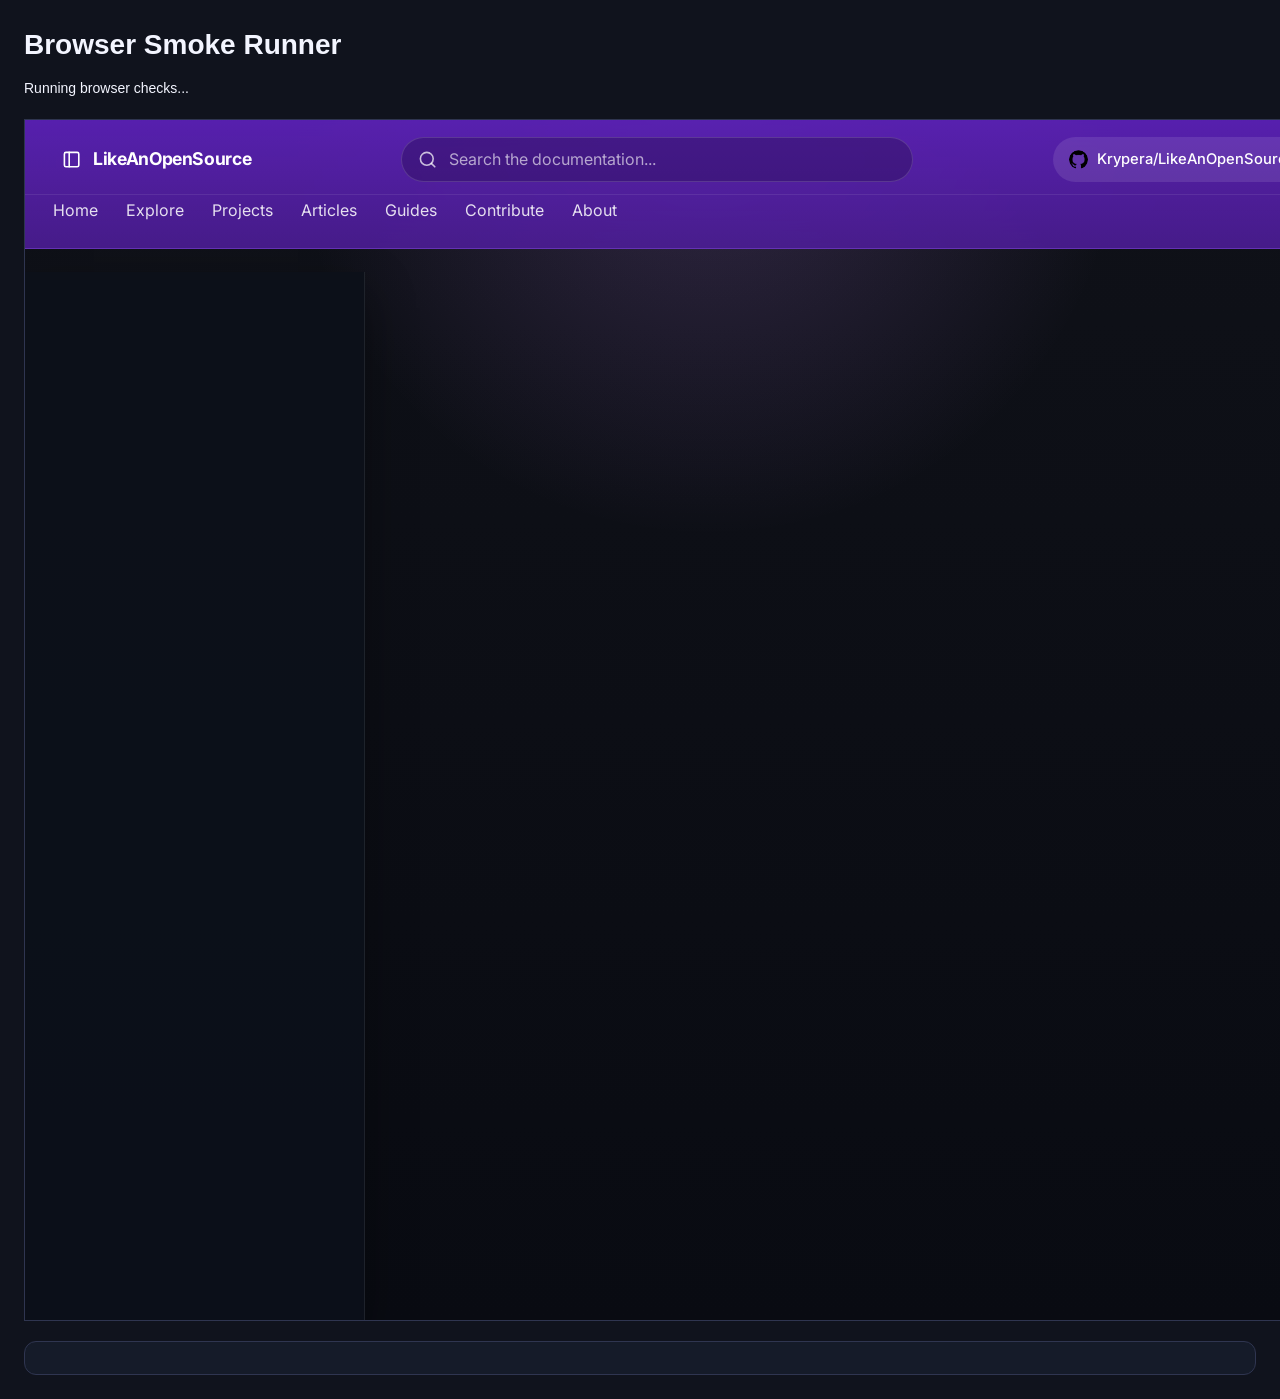
<file: tests/browser-smoke-runner.html>
<!DOCTYPE html>
<html lang="en">
<head>
    <meta charset="UTF-8">
    <meta name="viewport" content="width=device-width, initial-scale=1.0">
    <title>LAOS Browser Smoke Runner</title>
    <style>
        body {
            margin: 0;
            padding: 24px;
            font: 14px/1.5 Inter, Arial, sans-serif;
            background: #10131d;
            color: #f3f5ff;
        }

        h1,
        p {
            margin: 0 0 12px;
        }

        .runner-frame {
            display: block;
            border: 1px solid #2f3550;
            background: #0b0f19;
            margin: 20px 0;
        }

        .runner-report {
            white-space: pre-wrap;
            background: #151b29;
            border: 1px solid #2f3550;
            border-radius: 12px;
            padding: 16px;
            margin: 0;
        }
    </style>
</head>
<body data-status="running">
    <h1>Browser Smoke Runner</h1>
    <p id="runner-status">Running browser checks...</p>
    <iframe id="app-frame" class="runner-frame" title="LikeAnOpenSource smoke scenario"></iframe>
    <pre id="runner-report" class="runner-report"></pre>
    <script id="smoke-result" type="application/json">{}</script>
    <script>
        (() => {
            const params = new URLSearchParams(window.location.search);
            const scenario = params.get("scenario") || "desktop";
            const frame = document.getElementById("app-frame");
            const statusNode = document.getElementById("runner-status");
            const reportNode = document.getElementById("runner-report");
            const resultNode = document.getElementById("smoke-result");
            const results = [];

            const wait = (ms) => new Promise((resolve) => window.setTimeout(resolve, ms));

            const setResult = (status, error = null) => {
                const payload = {
                    status,
                    scenario,
                    results,
                    error: error ? String(error.message || error) : null
                };

                document.body.dataset.status = status;
                statusNode.textContent =
                    status === "pass"
                        ? `PASS: ${scenario} smoke checks completed.`
                        : `FAIL: ${scenario} smoke checks failed.`;
                reportNode.textContent = JSON.stringify(payload, null, 2);
                resultNode.textContent = JSON.stringify(payload, null, 2).replace(/<\/script/gi, "<\\/script");
            };

            const assert = (condition, message) => {
                results.push({
                    status: condition ? "pass" : "fail",
                    message
                });

                if (!condition) {
                    throw new Error(message);
                }
            };

            const waitFor = async (predicate, failureMessage, timeoutMs = 10000) => {
                const startedAt = Date.now();

                while (Date.now() - startedAt < timeoutMs) {
                    try {
                        const value = predicate();
                        if (value) {
                            return value;
                        }
                    } catch {
                        // Ignore transient DOM errors while the app is still hydrating.
                    }

                    await wait(50);
                }

                throw new Error(failureMessage);
            };

            const clickElement = (target, view) => {
                if (!target) {
                    throw new Error("Attempted to click a missing element.");
                }

                target.dispatchEvent(
                    new view.MouseEvent("click", {
                        bubbles: true,
                        cancelable: true,
                        view
                    })
                );
            };

            const loadApp = async (url) => {
                const expectedUrl = new URL(url, window.location.href);
                const expectedToken = expectedUrl.searchParams.get("t") || "";
                frame.src = url;

                await waitFor(
                    () =>
                        frame.contentWindow &&
                        frame.contentDocument &&
                        frame.contentWindow.location.pathname === "/" &&
                        new URLSearchParams(frame.contentWindow.location.search).get("t") ===
                            expectedToken &&
                        frame.contentDocument.readyState === "complete",
                    "Runner: app frame did not finish navigating to the app document."
                );

                const frameWindow = frame.contentWindow;
                const frameDocument = frame.contentDocument;

                await waitFor(
                    () =>
                        frameDocument.querySelector("#content-contribute") &&
                        frameDocument.querySelector('.header-nav a[data-menu="contribute"]') &&
                        frameDocument.querySelector("#menu-home .sidebar-title")?.textContent !== "Loading",
                    "Runner: manifest content did not finish rendering."
                );

                const searchStatusText = frameDocument.getElementById("search-status")?.textContent || "";
                assert(
                    !/Preparing content/i.test(searchStatusText),
                    "Runner: shell loading copy should be replaced after hydration."
                );
                assert(
                    !frameDocument.documentElement.classList.contains("app-hydrating"),
                    "Runner: hydration guard class should be cleared once the app finishes rendering."
                );

                return { frameWindow, frameDocument };
            };

            const runDesktopScenario = async (frameWindow, frameDocument) => {
                const contributeNav = frameDocument.querySelector('.header-nav a[data-menu="contribute"]');
                assert(Boolean(contributeNav), 'Desktop: primary navigation should include "Contribute".');

                clickElement(contributeNav, frameWindow);
                await waitFor(() => {
                    const section = frameDocument.getElementById("content-contribute");
                    return section && !section.hidden && section.classList.contains("active");
                }, 'Desktop: "Contribute" section did not activate.');
                assert(
                    contributeNav.getAttribute("aria-current") === "page",
                    'Desktop: "Contribute" nav item should become current.'
                );

                const projectsNav = frameDocument.querySelector('.header-nav a[data-menu="projects"]');
                clickElement(projectsNav, frameWindow);
                await waitFor(() => {
                    const section = frameDocument.getElementById("content-projects");
                    return section && !section.hidden && section.classList.contains("active");
                }, 'Desktop: "Projects" section did not activate.');
                assert(
                    Boolean(frameDocument.getElementById("projects-published-notes")),
                    'Desktop: "Projects" should expose the published-notes group.'
                );

                frameWindow.history.back();
                await waitFor(() => {
                    const contributeSection = frameDocument.getElementById("content-contribute");
                    return (
                        frameWindow.location.hash === "#content-contribute" &&
                        contributeSection &&
                        !contributeSection.hidden &&
                        contributeSection.classList.contains("active")
                    );
                }, 'Desktop: browser back did not restore the prior "Contribute" state.');

                frameWindow.history.back();
                await waitFor(() => {
                    const homeSection = frameDocument.getElementById("content-home");
                    return (
                        frameWindow.location.hash === "" &&
                        homeSection &&
                        !homeSection.hidden &&
                        homeSection.classList.contains("active")
                    );
                }, "Desktop: browser back did not restore the hashless home state.");

                const aboutNav = frameDocument.querySelector('.header-nav a[data-menu="about"]');
                clickElement(aboutNav, frameWindow);
                await waitFor(() => {
                    const section = frameDocument.getElementById("content-about");
                    return section && !section.hidden && section.classList.contains("active");
                }, 'Desktop: "About" section did not activate.');

                const aboutSidebarMenu = frameDocument.getElementById("menu-about");
                assert(
                    Boolean(aboutSidebarMenu) &&
                        !aboutSidebarMenu.hidden &&
                        aboutSidebarMenu.classList.contains("active"),
                    'Desktop: "About" sidebar menu should be active before opening support.'
                );

                const supportCard = frameDocument.querySelector("#sidebar-footer .sidebar-funding-card");
                assert(Boolean(supportCard), "Desktop: sidebar should render the support funding card.");

                clickElement(supportCard, frameWindow);
                await waitFor(() => {
                    const supportSection = frameDocument.getElementById("content-support");
                    return (
                        frameWindow.location.hash === "#content-support" &&
                        supportSection &&
                        !supportSection.hidden &&
                        supportSection.classList.contains("active")
                    );
                }, 'Desktop: clicking the support footer card did not open the "Support LAOS" section.');
                assert(
                    /how to contribute financially/i.test(
                        frameDocument.getElementById("support-wallets")?.textContent || ""
                    ),
                    'Desktop: support wallets should render the financial contribution section copy.'
                );
                assert(
                    frameDocument.querySelectorAll("#support-wallets .support-wallet-card").length === 0,
                    "Desktop: support wallets should not render placeholder wallet cards before addresses are live."
                );
                assert(
                    /no placeholders/i.test(
                        frameDocument.getElementById("support-wallets")?.textContent || ""
                    ),
                    'Desktop: support wallets should explain that placeholder addresses are not shown.'
                );
                assert(
                    Boolean(aboutSidebarMenu) &&
                        !aboutSidebarMenu.hidden &&
                        aboutSidebarMenu.classList.contains("active"),
                    'Desktop: opening support should preserve the previously active sidebar menu.'
                );
                assert(
                    aboutNav.getAttribute("aria-current") === "page",
                    'Desktop: opening support should preserve the previously active primary nav context.'
                );

                const articlesNav = frameDocument.querySelector('.header-nav a[data-menu="articles"]');
                clickElement(articlesNav, frameWindow);
                await waitFor(() => {
                    const section = frameDocument.getElementById("content-articles");
                    return section && !section.hidden && section.classList.contains("active");
                }, 'Desktop: "Articles" section did not activate.');
                assert(
                    Boolean(frameDocument.getElementById("articles-published-library")),
                    'Desktop: "Articles" should expose the published-library group.'
                );

                const searchInput = frameDocument.getElementById("site-search");
                searchInput.value = "documentation platforms";
                searchInput.dispatchEvent(
                    new frameWindow.Event("input", {
                        bubbles: true
                    })
                );

                await waitFor(() => {
                    const searchResults = frameDocument.getElementById("search-results");
                    return searchResults && !searchResults.hidden;
                }, "Desktop: search results did not appear.");

                const resultLink = await waitFor(
                    () =>
                        Array.from(frameDocument.querySelectorAll("#search-results-list a")).find(
                            (link) =>
                                link.getAttribute("href") === "#record-docs-platform-comparison-guide"
                        ),
                    "Desktop: record-level search did not surface the documentation-platforms brief."
                );

                clickElement(resultLink, frameWindow);
                await waitFor(() => {
                    const contributeSection = frameDocument.getElementById("content-contribute");
                    const record = frameDocument.getElementById("record-docs-platform-comparison-guide");
                    return (
                        frameWindow.location.hash === "#record-docs-platform-comparison-guide" &&
                        contributeSection &&
                        contributeSection.classList.contains("active") &&
                        record &&
                        !record.hidden
                    );
                }, "Desktop: clicking a search result did not open the matching topic brief.");

                frameWindow.history.back();
                await waitFor(() => {
                    const searchResults = frameDocument.getElementById("search-results");
                    const searchInputAfterBack = frameDocument.getElementById("site-search");
                    return (
                        frameWindow.location.hash === "" &&
                        new frameWindow.URLSearchParams(frameWindow.location.search).get("q") ===
                            "documentation platforms" &&
                        searchResults &&
                        !searchResults.hidden &&
                        searchInputAfterBack &&
                        searchInputAfterBack.value === "documentation platforms"
                    );
                }, "Desktop: browser back did not restore the URL-driven search state.");

                const invalidHashContext = await loadApp(
                    `/?debugContentSource=1&smokeScenario=desktop&t=${Date.now()}#not-a-real-target`
                );
                await waitFor(() => {
                    const invalidHashHomeSection =
                        invalidHashContext.frameDocument.getElementById("content-home");
                    return (
                        invalidHashContext.frameWindow.location.hash === "#content-home" &&
                        invalidHashHomeSection &&
                        !invalidHashHomeSection.hidden &&
                        invalidHashHomeSection.classList.contains("active")
                    );
                }, "Desktop: an invalid initial hash should normalize to the home section.");

                const initialQueryContext = await loadApp(
                    `/?debugContentSource=1&smokeScenario=desktop&q=documentation%20platforms&t=${Date.now()}`
                );
                await waitFor(() => {
                    const initialQueryResults =
                        initialQueryContext.frameDocument.getElementById("search-results");
                    const initialQueryInput =
                        initialQueryContext.frameDocument.getElementById("site-search");
                    return (
                        new initialQueryContext.frameWindow.URLSearchParams(
                            initialQueryContext.frameWindow.location.search
                        ).get("q") === "documentation platforms" &&
                        initialQueryResults &&
                        !initialQueryResults.hidden &&
                        initialQueryInput &&
                        initialQueryInput.value === "documentation platforms"
                    );
                }, "Desktop: an initial q parameter should restore the search view on load.");

                const directSupportContext = await loadApp(
                    `/?debugContentSource=1&smokeScenario=desktop&t=${Date.now()}#content-support`
                );
                await waitFor(() => {
                    const directSupportSection =
                        directSupportContext.frameDocument.getElementById("content-support");
                    return (
                        directSupportContext.frameWindow.location.hash === "#content-support" &&
                        directSupportSection &&
                        !directSupportSection.hidden &&
                        directSupportSection.classList.contains("active")
                    );
                }, 'Desktop: direct navigation to "#content-support" should restore the support section.');
            };

            const runMobileScenario = async (frameWindow, frameDocument) => {
                await waitFor(
                    () => frameWindow.innerWidth < 1024,
                    "Mobile: iframe width did not enter the mobile breakpoint."
                );

                const menuToggle = frameDocument.getElementById("menu-toggle");
                const sidebar = frameDocument.getElementById("sidebar");
                const backdrop = frameDocument.getElementById("sidebar-backdrop");
                const closeButton = frameDocument.getElementById("sidebar-close");
                assert(Boolean(menuToggle), "Mobile: menu toggle should exist.");

                clickElement(menuToggle, frameWindow);
                await waitFor(
                    () =>
                        frameDocument.body.classList.contains("sidebar-open") &&
                        sidebar.classList.contains("open") &&
                        sidebar.getAttribute("aria-hidden") === "false" &&
                        !backdrop.hidden,
                    "Mobile: sidebar did not open."
                );

                clickElement(closeButton, frameWindow);
                await waitFor(
                    () =>
                        !frameDocument.body.classList.contains("sidebar-open") &&
                        sidebar.getAttribute("aria-hidden") === "true",
                    "Mobile: sidebar did not close from the close button."
                );
                await waitFor(
                    () => frameDocument.activeElement === menuToggle,
                    "Mobile: focus did not return to the menu toggle."
                );

                clickElement(menuToggle, frameWindow);
                await waitFor(
                    () => frameDocument.body.classList.contains("sidebar-open"),
                    "Mobile: sidebar did not reopen."
                );

                clickElement(backdrop, frameWindow);
                await waitFor(
                    () => !frameDocument.body.classList.contains("sidebar-open"),
                    "Mobile: backdrop click did not close the sidebar."
                );

                const aboutNav = frameDocument.querySelector('.header-nav a[data-menu="about"]');
                clickElement(aboutNav, frameWindow);
                await waitFor(() => {
                    const section = frameDocument.getElementById("content-about");
                    return section && !section.hidden && section.classList.contains("active");
                }, 'Mobile: "About" section did not activate.');

                clickElement(menuToggle, frameWindow);
                await waitFor(
                    () => frameDocument.body.classList.contains("sidebar-open"),
                    "Mobile: sidebar did not reopen for the support card check."
                );

                const supportCard = frameDocument.querySelector("#sidebar-footer .sidebar-funding-card");
                assert(Boolean(supportCard), "Mobile: sidebar should render the support funding card.");
                assert(
                    frameDocument.getElementById("menu-about")?.classList.contains("active"),
                    'Mobile: "About" sidebar menu should stay active before opening support.'
                );

                clickElement(supportCard, frameWindow);
                await waitFor(
                    () => {
                        const supportSection = frameDocument.getElementById("content-support");
                        return (
                            frameWindow.location.hash === "#content-support" &&
                            supportSection &&
                            !supportSection.hidden &&
                            supportSection.classList.contains("active") &&
                            !frameDocument.body.classList.contains("sidebar-open") &&
                            sidebar.getAttribute("aria-hidden") === "true"
                        );
                    },
                    "Mobile: tapping the support funding card should open the support section and close the sidebar."
                );

                clickElement(menuToggle, frameWindow);
                await waitFor(
                    () =>
                        frameDocument.body.classList.contains("sidebar-open") &&
                        frameDocument.getElementById("menu-about")?.classList.contains("active"),
                    "Mobile: reopening the sidebar from support should preserve the prior menu context."
                );
            };

            const run = async () => {
                frame.style.width = scenario === "mobile" ? "390px" : "1366px";
                frame.style.height = scenario === "mobile" ? "900px" : "1200px";
                const { frameWindow, frameDocument } = await loadApp(
                    `/?debugContentSource=1&smokeScenario=${encodeURIComponent(scenario)}&t=${Date.now()}`
                );

                if (scenario === "mobile") {
                    await runMobileScenario(frameWindow, frameDocument);
                } else {
                    await runDesktopScenario(frameWindow, frameDocument);
                }

                setResult("pass");
            };

            run().catch((error) => {
                setResult("fail", error);
            });
        })();
    </script>
</body>
</html>
</file>
<file: style.css>
:root {
    --bg-color: #0f1118;
    --bg-surface: #171b27;
    --bg-panel: #1d2433;
    --header-bg: #5b21b6;
    --header-bg-darker: #4c1d95;
    --text-primary: #e2e8f0;
    --text-secondary: #94a3b8;
    --border-color: rgba(255, 255, 255, 0.08);
    --accent-purple: #c084fc;
    --accent-green: #34d399;
    --accent-yellow: #f59e0b;
    --shadow-lg: 0 20px 45px rgba(0, 0, 0, 0.35);
    --sidebar-width: 340px;
    --header-offset: 152px;
}

* {
    margin: 0;
    padding: 0;
    box-sizing: border-box;
}

html {
    scroll-behavior: smooth;
}

body {
    min-height: 100vh;
    font-family: "Inter", sans-serif;
    background:
        radial-gradient(circle at top, rgba(192, 132, 252, 0.2), transparent 26rem),
        linear-gradient(180deg, #0f1118 0%, #090b12 100%);
    color: var(--text-primary);
    line-height: 1.6;
    -webkit-font-smoothing: antialiased;
}

body.sidebar-open {
    overflow: hidden;
}

a {
    color: inherit;
    text-decoration: none;
}

button,
input {
    font: inherit;
}

button {
    border: 0;
    background: transparent;
    color: inherit;
    cursor: pointer;
}

img,
svg {
    display: block;
}

[hidden] {
    display: none !important;
}

a:focus-visible,
button:focus-visible,
input:focus-visible {
    outline: 2px solid var(--accent-green);
    outline-offset: 3px;
}

.sr-only {
    position: absolute;
    width: 1px;
    height: 1px;
    margin: -1px;
    padding: 0;
    overflow: hidden;
    clip: rect(0, 0, 0, 0);
    border: 0;
}

.site-header {
    position: sticky;
    top: 0;
    z-index: 120;
    backdrop-filter: blur(16px);
    background: linear-gradient(180deg, rgba(91, 33, 182, 0.95), rgba(76, 29, 149, 0.9));
    border-bottom: 1px solid rgba(255, 255, 255, 0.08);
}

.header-content,
.header-nav,
.main-content {
    max-width: 1180px;
    margin: 0 auto;
}

.header-content {
    display: flex;
    align-items: center;
    gap: 1rem;
    padding: 1rem 1.25rem;
}

.header-start {
    display: flex;
    align-items: center;
    gap: 0.85rem;
    flex-shrink: 0;
}

.menu-toggle,
.sidebar-close {
    display: inline-flex;
    align-items: center;
    justify-content: center;
    width: 2.75rem;
    height: 2.75rem;
    border-radius: 0.9rem;
    background-color: rgba(255, 255, 255, 0.12);
    color: white;
    transition: background-color 0.2s ease;
}

.menu-toggle:hover,
.sidebar-close:hover {
    background-color: rgba(255, 255, 255, 0.2);
}

.menu-toggle-icon,
.sidebar-close-icon,
.logo-icon,
.search-icon,
.repo-icon {
    width: 1.2rem;
    height: 1.2rem;
}

.logo-area {
    display: inline-flex;
    align-items: center;
    gap: 0.75rem;
    padding: 0.4rem 0.55rem;
    border-radius: 0.95rem;
    color: white;
    transition: background-color 0.2s ease;
}

.logo-area:hover {
    background-color: rgba(255, 255, 255, 0.08);
}

.site-name {
    font-size: 1.1rem;
    font-weight: 700;
    letter-spacing: -0.02em;
}

.search-area {
    flex: 1 1 auto;
    min-width: 0;
    position: relative;
}

.search-bar {
    display: flex;
    align-items: center;
    gap: 0.75rem;
    min-height: 2.8rem;
    padding: 0.55rem 1rem;
    border: 1px solid rgba(255, 255, 255, 0.14);
    border-radius: 999px;
    background-color: rgba(45, 16, 92, 0.45);
    transition: border-color 0.2s ease, box-shadow 0.2s ease, background-color 0.2s ease;
}

.search-bar:focus-within {
    border-color: rgba(52, 211, 153, 0.55);
    box-shadow: 0 0 0 4px rgba(52, 211, 153, 0.14);
    background-color: rgba(45, 16, 92, 0.62);
}

.search-icon {
    color: rgba(255, 255, 255, 0.72);
    flex-shrink: 0;
}

.search-bar input {
    width: 100%;
    min-width: 0;
    border: 0;
    background: transparent;
    color: white;
}

.search-bar input::placeholder {
    color: rgba(255, 255, 255, 0.62);
}

.search-status {
    min-height: 1.1rem;
    margin-top: 0.45rem;
    font-size: 0.84rem;
    color: rgba(255, 255, 255, 0.8);
}

.user-area {
    flex-shrink: 0;
}

.repo-link {
    display: inline-flex;
    align-items: center;
    gap: 0.55rem;
    min-height: 2.8rem;
    padding: 0 1rem;
    border-radius: 999px;
    background-color: rgba(255, 255, 255, 0.1);
    color: white;
    font-size: 0.92rem;
    font-weight: 500;
    transition: background-color 0.2s ease, transform 0.2s ease;
}

.repo-link:hover {
    background-color: rgba(255, 255, 255, 0.18);
    transform: translateY(-1px);
}

.repo-icon {
    color: var(--accent-green);
}

.repo-icon-image {
    display: block;
    object-fit: contain;
    border-radius: 999px;
}

.header-nav {
    display: flex;
    gap: 0.55rem;
    overflow-x: auto;
    padding: 0 1.25rem 1rem;
    scrollbar-width: none;
}

.header-nav::-webkit-scrollbar {
    display: none;
}

.header-nav a {
    display: inline-flex;
    align-items: center;
    min-height: 2.5rem;
    padding: 0 1rem;
    border-radius: 999px;
    background-color: rgba(255, 255, 255, 0.08);
    color: rgba(255, 255, 255, 0.86);
    white-space: nowrap;
    transition: background-color 0.2s ease, color 0.2s ease;
}

.header-nav a:hover,
.header-nav a.active {
    background-color: rgba(255, 255, 255, 0.18);
    color: white;
}

.sidebar-backdrop {
    position: fixed;
    inset: 0;
    z-index: 90;
    background-color: rgba(7, 10, 18, 0.7);
    opacity: 0;
    transition: opacity 0.24s ease;
}

.sidebar-backdrop.visible {
    opacity: 1;
}

.sidebar {
    position: fixed;
    display: flex;
    flex-direction: column;
    top: 0;
    left: 0;
    z-index: 100;
    width: min(86vw, var(--sidebar-width));
    height: 100vh;
    padding: 1rem 1.2rem 2rem;
    overflow-y: auto;
    background-color: rgba(12, 16, 25, 0.96);
    border-right: 1px solid var(--border-color);
    box-shadow: var(--shadow-lg);
    transform: translateX(-100%);
    transition: transform 0.25s ease;
    scrollbar-width: none;
    scrollbar-color: transparent transparent;
    -ms-overflow-style: none;
}

.sidebar::-webkit-scrollbar {
    width: 0;
    height: 0;
    background: transparent;
}

.sidebar::-webkit-scrollbar-thumb,
.sidebar::-webkit-scrollbar-track,
.sidebar::-webkit-scrollbar-button,
.sidebar::-webkit-scrollbar-corner {
    background: transparent;
}

#sidebar-menus {
    flex: 1 1 auto;
}

#sidebar-footer {
    margin-top: auto;
    padding-top: 1rem;
}

.app-hydrating #sidebar-menus,
.app-hydrating #sidebar-footer,
.app-hydrating #content-sections {
    opacity: 0;
    visibility: hidden;
}

.sidebar.open {
    transform: translateX(0);
}

.sidebar-mobile-header {
    display: flex;
    align-items: center;
    justify-content: space-between;
    margin-bottom: 1rem;
}

.sidebar-overline {
    font-size: 0.78rem;
    font-weight: 700;
    letter-spacing: 0.08em;
    text-transform: uppercase;
    color: var(--accent-green);
}

.sidebar-menu {
    display: none;
    padding-top: 0.5rem;
}

.sidebar-menu.active {
    display: block;
}

.sidebar-title {
    margin-bottom: 1rem;
    font-size: 1.1rem;
    font-weight: 700;
    color: var(--accent-purple);
}

.sidebar-list {
    list-style: none;
}

.sidebar-list li + li {
    margin-top: 0.35rem;
}

.sidebar-list a {
    display: block;
    padding: 0.72rem 0.85rem;
    border-radius: 0.95rem;
    color: var(--text-secondary);
    transition: background-color 0.2s ease, color 0.2s ease, transform 0.2s ease;
}

.sidebar-list a:hover,
.sidebar-list a.active {
    background-color: rgba(192, 132, 252, 0.14);
    color: var(--text-primary);
    transform: translateX(4px);
}

.sidebar-footer-card {
    padding-top: 0.25rem;
    border-top: 1px solid rgba(255, 255, 255, 0.08);
}

.sidebar-funding-card {
    display: block;
    padding: 0.9rem 0.95rem;
    border: 1px solid rgba(255, 255, 255, 0.08);
    border-radius: 1rem;
    background: linear-gradient(180deg, rgba(18, 25, 38, 0.92), rgba(11, 16, 26, 0.96));
    transition: border-color 0.2s ease, background-color 0.2s ease, transform 0.2s ease;
}

.sidebar-funding-card:hover,
.sidebar-funding-card:focus-visible,
.sidebar-funding-card.active {
    transform: translateY(-1px);
    border-color: rgba(52, 211, 153, 0.34);
    background: linear-gradient(180deg, rgba(19, 30, 43, 0.96), rgba(12, 18, 29, 0.98));
}

.sidebar-funding-label {
    display: block;
    color: var(--text-primary);
    font-size: 0.92rem;
    font-weight: 700;
}

.sidebar-funding-caption {
    display: block;
    margin-top: 0.45rem;
    color: var(--text-secondary);
    font-size: 0.85rem;
    line-height: 1.5;
}

.sidebar-funding-stats {
    display: flex;
    justify-content: space-between;
    gap: 0.75rem;
    margin-top: 0.8rem;
    color: rgba(232, 240, 255, 0.78);
    font-size: 0.75rem;
    font-weight: 600;
}

.sidebar-funding-progress,
.support-progress {
    display: block;
    width: 100%;
    height: 0.4rem;
    margin-top: 0.8rem;
    border-radius: 999px;
    overflow: hidden;
    background: rgba(255, 255, 255, 0.08);
}

.sidebar-funding-progress-bar,
.support-progress-bar {
    display: block;
    height: 100%;
    border-radius: inherit;
    background: linear-gradient(90deg, #34d399, #60a5fa);
}

.main-content {
    padding: 2rem 1.25rem 4rem;
}

.search-empty {
    margin-bottom: 1.5rem;
    padding: 1rem 1.2rem;
    border: 1px solid rgba(245, 158, 11, 0.28);
    border-radius: 1rem;
    background-color: rgba(245, 158, 11, 0.1);
}

.search-empty-title {
    font-weight: 700;
    color: #fde68a;
}

.search-empty-text {
    margin-top: 0.25rem;
    color: #fef3c7;
    font-size: 0.94rem;
}

.search-results {
    margin-bottom: 1.5rem;
    padding: 1rem 1.05rem;
    border: 1px solid rgba(192, 132, 252, 0.2);
    border-radius: 1rem;
    background:
        linear-gradient(180deg, rgba(31, 41, 55, 0.72), rgba(17, 24, 39, 0.8));
}

.search-results-head {
    display: flex;
    flex-wrap: wrap;
    gap: 0.45rem 1rem;
    align-items: baseline;
    justify-content: space-between;
    margin-bottom: 0.85rem;
}

.search-results-title {
    font-weight: 700;
    color: var(--text-primary);
}

.search-results-summary {
    color: var(--text-secondary);
    font-size: 0.94rem;
}

.search-results-list {
    display: grid;
    gap: 0.85rem;
}

.search-result-card {
    display: block;
    padding: 0.95rem 1rem;
    border: 1px solid rgba(255, 255, 255, 0.07);
    border-radius: 0.95rem;
    background-color: rgba(15, 23, 42, 0.68);
    transition: border-color 0.2s ease, transform 0.2s ease, background-color 0.2s ease;
}

.search-result-card:hover,
.search-result-card:focus-visible {
    transform: translateY(-2px);
    border-color: rgba(192, 132, 252, 0.34);
    background-color: rgba(30, 41, 59, 0.82);
}

.search-result-kicker {
    display: inline-flex;
    margin-bottom: 0.35rem;
    font-size: 0.76rem;
    font-weight: 700;
    letter-spacing: 0.05em;
    text-transform: uppercase;
    color: var(--accent-green);
}

.search-result-title {
    color: var(--text-primary);
    font-size: 1rem;
    font-weight: 600;
}

.search-result-text {
    margin-top: 0.35rem;
    color: var(--text-secondary);
    font-size: 0.93rem;
    line-height: 1.55;
}

.data-source-banner {
    display: flex;
    flex-wrap: wrap;
    gap: 0.75rem;
    align-items: center;
    margin-bottom: 1.5rem;
    padding: 0.9rem 1rem;
    border: 1px solid rgba(52, 211, 153, 0.22);
    border-radius: 1rem;
    background-color: rgba(15, 118, 110, 0.12);
    color: #d1fae5;
}

.data-source-banner strong {
    color: #ecfdf5;
    font-size: 0.95rem;
}

.data-source-banner span {
    color: rgba(236, 253, 245, 0.92);
    font-size: 0.94rem;
}

.data-source-banner[data-state="cache"],
.data-source-banner[data-state="warning"],
.data-source-banner[data-state="static"] {
    border-color: rgba(245, 158, 11, 0.28);
    background-color: rgba(120, 53, 15, 0.16);
    color: #fde68a;
}

.data-source-banner[data-state="cache"] strong,
.data-source-banner[data-state="warning"] strong,
.data-source-banner[data-state="static"] strong {
    color: #fef3c7;
}

.data-source-banner[data-state="cache"] span,
.data-source-banner[data-state="warning"] span,
.data-source-banner[data-state="static"] span {
    color: rgba(254, 243, 199, 0.92);
}

.data-source-link {
    color: var(--accent-purple);
    font-weight: 600;
}

.data-source-link:hover {
    color: #e9d5ff;
}

.data-source-detail {
    width: 100%;
    font-size: 0.82rem;
    color: rgba(255, 255, 255, 0.72);
}

.content-section {
    outline: none;
    animation: fade-in 0.28s ease;
}

.doc-section {
    margin-top: 2rem;
    padding: 1.6rem;
    border: 1px solid var(--border-color);
    border-radius: 1.2rem;
    background-color: rgba(23, 27, 39, 0.82);
    box-shadow: 0 16px 32px rgba(0, 0, 0, 0.18);
    scroll-margin-top: calc(var(--header-offset) + 1rem);
}

.doc-title {
    font-size: clamp(2rem, 3vw, 2.75rem);
    font-weight: 700;
    color: var(--accent-purple);
    letter-spacing: -0.03em;
}

.doc-subtitle {
    margin-top: 1.1rem;
    margin-bottom: 0.85rem;
    font-size: clamp(1.25rem, 2vw, 1.5rem);
    font-weight: 600;
    color: var(--text-primary);
}

.doc-text {
    margin-bottom: 1rem;
    max-width: 72ch;
    color: var(--text-secondary);
    font-size: 1.02rem;
}

.doc-list {
    padding-left: 1.35rem;
    color: var(--text-secondary);
}

.doc-list li + li {
    margin-top: 0.6rem;
}

.doc-list strong {
    color: var(--text-primary);
}

.markdown-block {
    margin-top: 0.25rem;
}

.markdown-block > .doc-subtitle:first-child,
.markdown-block > .markdown-subheading:first-child {
    margin-top: 0;
}

.markdown-subheading {
    margin-top: 1.2rem;
    margin-bottom: 0.8rem;
    font-size: 1.05rem;
    font-weight: 600;
    color: var(--text-primary);
}

.markdown-list {
    margin-bottom: 1rem;
}

.markdown-media {
    margin: 1.4rem 0;
    padding: 0.75rem;
    border: 1px solid rgba(255, 255, 255, 0.08);
    border-radius: 1rem;
    background: rgba(255, 255, 255, 0.03);
}

.markdown-media-image {
    width: 100%;
    max-height: 34rem;
    border-radius: 0.75rem;
    object-fit: cover;
    background: rgba(255, 255, 255, 0.04);
}

.markdown-media figcaption {
    margin-top: 0.75rem;
    color: var(--text-secondary);
    font-size: 0.92rem;
}

.markdown-link {
    color: var(--accent-green);
    text-decoration: underline;
    text-decoration-thickness: 1px;
    text-decoration-color: rgba(52, 211, 153, 0.4);
    text-underline-offset: 0.16em;
}

.markdown-link:hover,
.markdown-link:focus-visible {
    color: #9ef1cd;
    text-decoration-color: rgba(158, 241, 205, 0.7);
}

.markdown-blockquote {
    margin: 1.4rem 0;
    padding: 1rem 1.1rem 1rem 1.25rem;
    border-left: 3px solid rgba(192, 132, 252, 0.55);
    border-radius: 0.95rem;
    background: rgba(91, 33, 182, 0.08);
}

.markdown-blockquote .doc-text {
    margin-bottom: 0;
    color: var(--text-primary);
}

.markdown-code-block {
    margin: 1.4rem 0;
    padding: 1rem 1.1rem;
    border: 1px solid rgba(192, 132, 252, 0.14);
    border-radius: 1rem;
    background: rgba(8, 12, 24, 0.92);
    overflow-x: auto;
}

.markdown-code {
    display: block;
    color: #d6e3ff;
    font-family: ui-monospace, SFMono-Regular, Menlo, Consolas, monospace;
    font-size: 0.93rem;
    line-height: 1.65;
    white-space: pre;
}

.inline-code {
    display: inline-block;
    padding: 0.18rem 0.45rem;
    border-radius: 0.45rem;
    border: 1px solid rgba(192, 132, 252, 0.25);
    background-color: rgba(76, 29, 149, 0.2);
    color: var(--accent-purple);
    font-family: ui-monospace, SFMono-Regular, Menlo, Consolas, monospace;
    font-size: 0.94em;
}

.callout {
    margin-top: 1.5rem;
    padding: 1rem 1.15rem;
    border-left: 3px solid var(--accent-yellow);
    border-radius: 0.9rem;
    background-color: rgba(245, 158, 11, 0.08);
}

.callout.warning {
    border-left-color: var(--accent-green);
    background-color: rgba(52, 211, 153, 0.08);
}

.callout p {
    color: var(--text-primary);
}

.card-grid {
    display: grid;
    grid-template-columns: repeat(auto-fit, minmax(220px, 1fr));
    gap: 1rem;
    margin-top: 1.5rem;
}

.card {
    display: flex;
    flex-direction: column;
    min-height: 100%;
    gap: 0.1rem;
    padding: 1.35rem;
    border: 1px solid rgba(255, 255, 255, 0.07);
    border-radius: 1rem;
    background-color: var(--bg-panel);
    transition: transform 0.2s ease, border-color 0.2s ease, box-shadow 0.2s ease;
}

.card:hover,
.card:focus-within {
    transform: translateY(-4px);
    border-color: rgba(192, 132, 252, 0.35);
    box-shadow: 0 16px 28px rgba(0, 0, 0, 0.22);
}

.card-tag {
    margin-bottom: 0.75rem;
    font-size: 0.75rem;
    font-weight: 700;
    letter-spacing: 0.06em;
    text-transform: uppercase;
    color: var(--accent-green);
}

.card-title {
    font-size: 1.15rem;
    font-weight: 600;
    color: var(--text-primary);
}

.card-desc {
    margin-top: 0.75rem;
    margin-bottom: 1rem;
    color: var(--text-secondary);
    font-size: 0.95rem;
}

.card-meta {
    margin: 0 0 1rem;
    padding-left: 1rem;
    color: var(--text-secondary);
    font-size: 0.9rem;
}

.card-meta li + li {
    margin-top: 0.45rem;
}

.card-meta-label {
    color: var(--text-primary);
    font-weight: 600;
}

.card-link {
    display: inline-flex;
    align-items: center;
    gap: 0.3rem;
    margin-top: 0.15rem;
    color: var(--accent-purple);
    font-weight: 600;
}

.support-stat-grid {
    display: grid;
    grid-template-columns: repeat(auto-fit, minmax(180px, 1fr));
    gap: 1rem;
    margin-top: 1.25rem;
}

.support-stat-card,
.support-wallet-card {
    padding: 1rem 1.05rem;
    border: 1px solid rgba(255, 255, 255, 0.08);
    border-radius: 1rem;
    background: rgba(8, 12, 24, 0.72);
}

.support-stat-label {
    color: var(--text-secondary);
    font-size: 0.8rem;
    font-weight: 700;
    letter-spacing: 0.04em;
    text-transform: uppercase;
}

.support-stat-value {
    margin-top: 0.55rem;
    color: var(--text-primary);
    font-size: clamp(1.45rem, 2vw, 1.9rem);
    font-weight: 700;
}

.support-stat-note {
    margin-top: 0.45rem;
    color: var(--text-secondary);
    font-size: 0.9rem;
    line-height: 1.5;
}

.support-expense-list {
    display: grid;
    gap: 0.9rem;
    margin: 1.25rem 0 0;
    padding: 0;
    list-style: none;
}

.support-expense-item {
    display: flex;
    align-items: flex-start;
    justify-content: space-between;
    gap: 1rem;
    padding: 1rem 1.05rem;
    border: 1px solid rgba(255, 255, 255, 0.08);
    border-radius: 1rem;
    background: rgba(11, 16, 27, 0.72);
}

.support-expense-label {
    color: var(--text-primary);
    font-size: 1rem;
    font-weight: 600;
}

.support-expense-note {
    margin-top: 0.35rem;
    color: var(--text-secondary);
    font-size: 0.92rem;
    line-height: 1.55;
}

.support-expense-amount {
    color: var(--accent-green);
    font-size: 1.05rem;
    font-weight: 700;
    white-space: nowrap;
}

.support-wallet-grid {
    display: grid;
    grid-template-columns: repeat(auto-fit, minmax(220px, 1fr));
    gap: 1rem;
    margin-top: 1.25rem;
}

.support-wallet-head {
    display: flex;
    align-items: flex-start;
    justify-content: space-between;
    gap: 0.75rem;
}

.support-wallet-network {
    color: var(--text-primary);
    font-size: 1rem;
    font-weight: 600;
}

.support-wallet-symbol {
    display: inline-flex;
    margin-top: 0.45rem;
    padding: 0.2rem 0.45rem;
    border-radius: 999px;
    background: rgba(96, 165, 250, 0.14);
    color: #bfdbfe;
    font-size: 0.78rem;
    font-weight: 700;
    letter-spacing: 0.04em;
    text-transform: uppercase;
}

.support-wallet-address {
    margin-top: 1rem;
    color: #d6e3ff;
    font-family: ui-monospace, SFMono-Regular, Menlo, Consolas, monospace;
    font-size: 0.92rem;
    line-height: 1.7;
    word-break: break-word;
}

.support-wallet-placeholder {
    color: var(--text-secondary);
    font-style: italic;
}

.wallet-copy-button {
    flex-shrink: 0;
    min-width: 5.5rem;
    padding: 0.5rem 0.75rem;
    border: 1px solid rgba(96, 165, 250, 0.24);
    border-radius: 0.8rem;
    background: rgba(96, 165, 250, 0.12);
    color: #dbeafe;
    font-size: 0.82rem;
    font-weight: 700;
    cursor: pointer;
    transition: border-color 0.2s ease, background-color 0.2s ease;
}

.wallet-copy-button:hover,
.wallet-copy-button:focus-visible {
    border-color: rgba(96, 165, 250, 0.4);
    background: rgba(96, 165, 250, 0.2);
}

.wallet-copy-button[data-state="success"] {
    border-color: rgba(52, 211, 153, 0.38);
    background: rgba(52, 211, 153, 0.14);
    color: #d1fae5;
}

.wallet-copy-button[data-state="error"] {
    border-color: rgba(245, 158, 11, 0.4);
    background: rgba(245, 158, 11, 0.14);
    color: #fde68a;
}

.card-link:hover {
    color: #e9d5ff;
}

.record-stack {
    display: grid;
    gap: 1rem;
    margin-top: 1.5rem;
}

.record-detail {
    padding: 1.5rem;
    border: 1px solid rgba(255, 255, 255, 0.07);
    border-radius: 1rem;
    background:
        linear-gradient(180deg, rgba(35, 39, 58, 0.95), rgba(22, 25, 36, 0.94));
    box-shadow: 0 16px 28px rgba(0, 0, 0, 0.16);
}

.record-detail-head {
    display: flex;
    flex-direction: column;
    gap: 0.35rem;
}

.record-detail-title {
    font-size: clamp(1.3rem, 2vw, 1.6rem);
    font-weight: 650;
    color: var(--text-primary);
}

.record-detail-summary {
    margin-top: 0.85rem;
    margin-bottom: 1rem;
    max-width: 72ch;
    color: var(--text-secondary);
    font-size: 1rem;
}

.record-detail-meta {
    margin-bottom: 1.1rem;
}

.record-detail-link {
    margin-bottom: 0.4rem;
}

.record-detail-body {
    margin-top: 1rem;
    padding-top: 1rem;
    border-top: 1px solid rgba(255, 255, 255, 0.06);
}

.tag-list {
    display: flex;
    flex-wrap: wrap;
    gap: 0.75rem;
}

.tag-chip {
    display: inline-flex;
    align-items: center;
    min-height: 2.5rem;
    padding: 0 0.95rem;
    border-radius: 999px;
    border: 1px solid rgba(255, 255, 255, 0.09);
    background-color: rgba(255, 255, 255, 0.04);
    color: var(--text-primary);
    transition: background-color 0.2s ease, border-color 0.2s ease;
}

.tag-chip:hover {
    background-color: rgba(192, 132, 252, 0.16);
    border-color: rgba(192, 132, 252, 0.32);
}

@keyframes fade-in {
    from {
        opacity: 0;
        transform: translateY(8px);
    }

    to {
        opacity: 1;
        transform: translateY(0);
    }
}

@media (min-width: 1024px) {
    .menu-toggle,
    .sidebar-mobile-header,
    .sidebar-backdrop {
        display: none;
    }

    .header-content,
    .header-nav,
    .main-content {
        max-width: none;
        margin: 0;
    }

    .header-content {
        display: grid;
        grid-template-columns: auto minmax(24rem, 32rem) auto;
        align-items: center;
        gap: 1.5rem;
        padding: 1.05rem min(6vw, 5rem) 0.75rem 1.75rem;
    }

    .header-start {
        min-width: max-content;
    }

    .search-area {
        width: 100%;
        max-width: 32rem;
        justify-self: center;
    }

    .search-status {
        position: absolute;
        width: 1px;
        height: 1px;
        padding: 0;
        margin: -1px;
        overflow: hidden;
        clip: rect(0, 0, 0, 0);
        white-space: nowrap;
        border: 0;
    }

    .user-area {
        justify-self: end;
    }

    .header-nav {
        gap: 1.75rem;
        padding: 0.2rem min(6vw, 5rem) 0.8rem 1.75rem;
        border-top: 1px solid rgba(255, 255, 255, 0.08);
    }

    .header-nav a {
        min-height: auto;
        padding: 0 0 0.6rem;
        border-radius: 0;
        border-bottom: 2px solid transparent;
        background-color: transparent;
    }

    .header-nav a:hover,
    .header-nav a.active {
        background-color: transparent;
        border-bottom-color: rgba(255, 255, 255, 0.94);
    }

    .sidebar {
        left: 0;
        top: var(--header-offset);
        width: var(--sidebar-width);
        height: calc(100vh - var(--header-offset));
        padding: 2rem 1.45rem 2rem 1.75rem;
        transform: translateX(0);
    }

    .main-content {
        padding: 2.75rem min(6vw, 5rem) 4rem calc(var(--sidebar-width) + 3rem);
    }

    .content-section {
        width: min(100%, 68rem);
        margin-right: auto;
    }
}

@media (min-width: 1024px) and (max-width: 1199px) {
    .header-content {
        grid-template-columns: auto minmax(15rem, 1fr) auto;
        gap: 1rem;
        padding-left: 1.75rem;
        padding-right: 1.5rem;
    }

    .header-start {
        min-width: 0;
    }

    .header-nav {
        gap: 1.15rem;
        padding-left: 1.75rem;
        padding-right: 1.5rem;
    }

    .repo-link {
        padding: 0 0.85rem;
    }

    .repo-link span {
        display: none;
    }

    .main-content {
        padding-left: calc(var(--sidebar-width) + 2rem);
        padding-right: 1.5rem;
    }

    .content-section {
        width: min(100%, 60rem);
    }
}

@media (max-width: 1023px) {
    .header-content {
        flex-wrap: wrap;
    }

    .search-area {
        order: 4;
        width: 100%;
    }

    .user-area {
        margin-left: auto;
    }

    .support-expense-item {
        flex-direction: column;
    }

    .support-expense-amount {
        white-space: normal;
    }
}

@media (max-width: 720px) {
    .header-content {
        padding: 0.95rem 1rem;
    }

    .header-nav,
    .main-content {
        padding-left: 1rem;
        padding-right: 1rem;
    }

    .repo-link span {
        display: none;
    }

    .doc-section {
        padding: 1.25rem;
    }

    .card-grid {
        grid-template-columns: 1fr;
    }

    .doc-text,
    .doc-list {
        font-size: 0.98rem;
    }
}

@media (prefers-reduced-motion: reduce) {
    html {
        scroll-behavior: auto;
    }

    *,
    *::before,
    *::after {
        animation-duration: 0.01ms !important;
        animation-iteration-count: 1 !important;
        transition-duration: 0.01ms !important;
        scroll-behavior: auto !important;
    }
}
</file>
